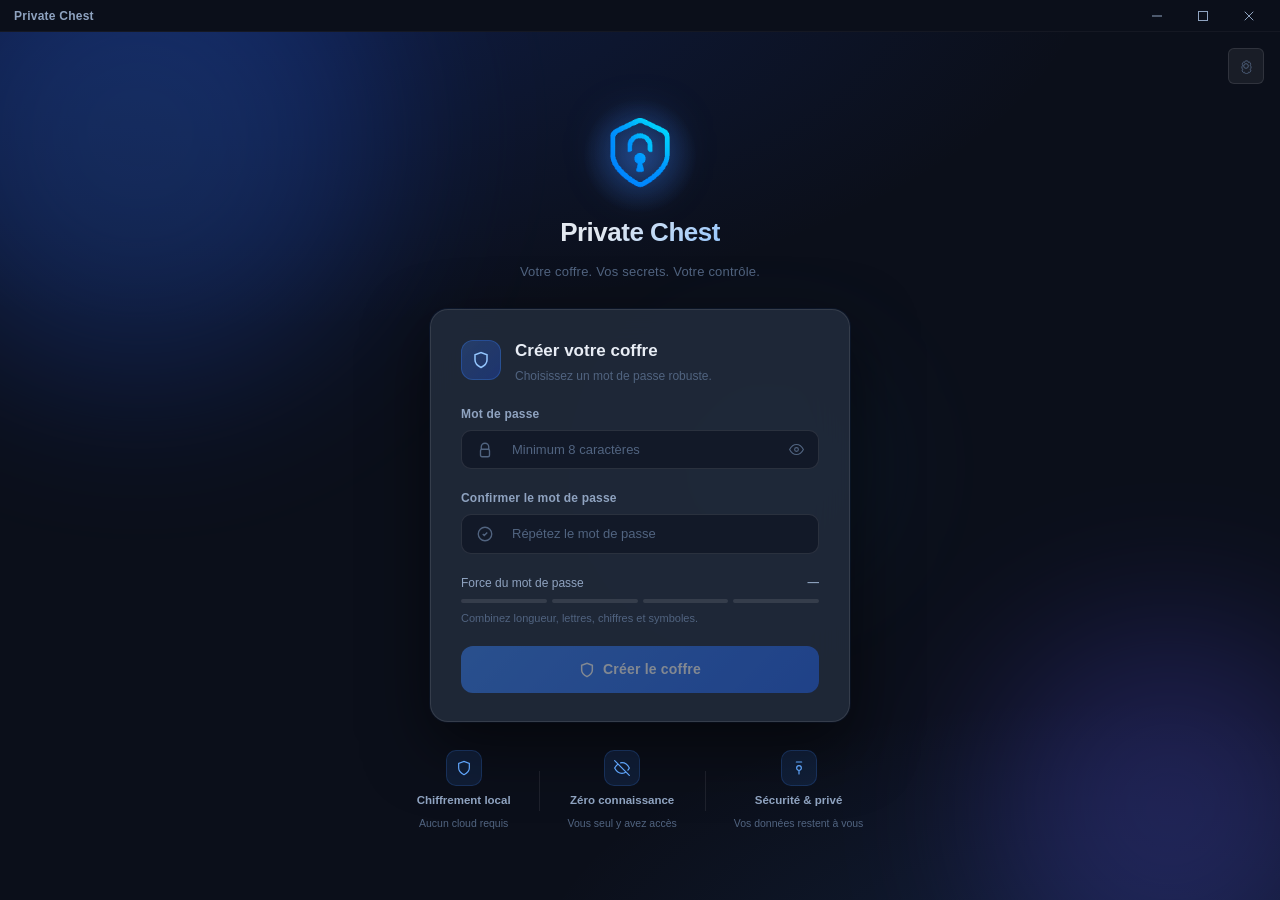
<file: apps/desktop/src/index.html>
<!doctype html>
<html lang="fr" data-theme="dark-premium">
  <head>
    <meta charset="UTF-8" />
    <meta name="viewport" content="width=device-width, initial-scale=1.0" />
    <title>PrivateChest</title>
    <link rel="stylesheet" href="./styles.css" />
  </head>
  <body>
    <!-- ══ BARRE DE TITRE CUSTOM ══════════════════════════════════ -->
    <div id="titlebar" data-tauri-drag-region>
      <span class="titlebar-title">Private Chest</span>
      <div class="titlebar-controls">
        <button id="tbMinBtn" class="tb-btn" aria-label="Réduire" title="Réduire">
          <svg viewBox="0 0 10 1"><rect width="10" height="1" fill="currentColor"/></svg>
        </button>
        <button id="tbMaxBtn" class="tb-btn" aria-label="Agrandir" title="Agrandir">
          <svg viewBox="0 0 10 10"><rect x=".5" y=".5" width="9" height="9" fill="none" stroke="currentColor"/></svg>
        </button>
        <button id="tbCloseBtn" class="tb-btn tb-close" aria-label="Fermer" title="Fermer">
          <svg viewBox="0 0 10 10"><line x1="1" y1="1" x2="9" y2="9" stroke="currentColor" stroke-linecap="round"/><line x1="9" y1="1" x2="1" y2="9" stroke="currentColor" stroke-linecap="round"/></svg>
        </button>
      </div>
    </div>

    <div class="ambient-layer" aria-hidden="true"></div>

    <main class="app-root">
      <section id="bootScreen" class="screen screen-center">
        <div class="panel loading-panel">
          <div class="spinner" aria-hidden="true"></div>
          <h1>PrivateChest</h1>
          <p id="bootMessage" class="text-muted">Initialisation sécurisée en cours…</p>
        </div>
      </section>

      <section id="authScreen" class="screen hidden">
        <!-- Orbs d'ambiance animés -->
        <div class="auth-bg" aria-hidden="true">
          <div class="auth-orb auth-orb-1"></div>
          <div class="auth-orb auth-orb-2"></div>
          <div class="auth-orb auth-orb-3"></div>
        </div>

        <!-- Bouton paramètres discret -->
        <button class="auth-gear-btn" type="button" aria-label="Paramètres" onclick="document.getElementById('shellScreen').classList.remove('hidden')">
          <svg viewBox="0 0 24 24" fill="none"><path d="M12 15.5A3.5 3.5 0 1 0 12 8.5a3.5 3.5 0 0 0 0 7Zm7.1-3.5-.83-.48a6.6 6.6 0 0 0-.12-1.02l.74-.62a.85.85 0 0 0 .2-1.08l-1.28-2.21a.85.85 0 0 0-1.03-.37l-.92.37c-.26-.2-.53-.38-.82-.53L14.84 5a.85.85 0 0 0-.85-.68h-2.56a.85.85 0 0 0-.84.68l-.2 1.05c-.29.15-.56.33-.82.53l-.92-.37a.85.85 0 0 0-1.03.37L6.34 8.8a.85.85 0 0 0 .2 1.08l.73.62a6.6 6.6 0 0 0-.12 1.02l-.83.48a.85.85 0 0 0-.43.74v2.56c0 .3.16.58.43.74l.83.48c.03.34.07.68.12 1.02l-.73.62a.85.85 0 0 0-.2 1.08l1.28 2.21c.21.36.62.51 1.03.37l.92-.37c.26.2.53.38.82.53l.2 1.05c.1.4.45.68.84.68h2.56c.4 0 .75-.28.85-.68l.2-1.05c.29-.15.56-.33.82-.53l.92.37c.41.14.82-.01 1.03-.37l1.28-2.21a.85.85 0 0 0-.2-1.08l-.73-.62c.05-.34.09-.68.12-1.02l.83-.48a.85.85 0 0 0 .43-.74v-2.56a.85.85 0 0 0-.43-.74Z" stroke="currentColor" stroke-width="1.4"/></svg>
        </button>

        <!-- Contenu centré -->
        <div class="auth-page">

          <!-- Hero -->
          <div class="auth-hero">
            <div class="auth-logo-wrap">
              <img src="./assets/logo-private-chest.png" alt="" class="auth-logo-img" />
            </div>
            <h1 class="auth-hero-title">Private Chest</h1>
            <p class="auth-hero-tagline">Votre coffre. Vos secrets. Votre contrôle.</p>
          </div>

          <!-- Notice -->
          <div id="authNotice" class="auth-notice hidden" role="status" aria-live="polite">
            <span id="authNoticeText" class="auth-notice-text"></span>
            <button id="authNoticeCloseBtn" type="button" class="auth-notice-close" aria-label="Fermer">
              <svg viewBox="0 0 24 24" fill="none"><path d="M6 6l12 12M18 6 6 18" stroke="currentColor" stroke-width="2" stroke-linecap="round"/></svg>
            </button>
          </div>

          <!-- ── Formulaire création ──────────────────────────── -->
          <form id="onboardingForm" class="auth-card hidden" novalidate>
            <div class="auth-card-header">
              <div class="auth-card-icon">
                <svg viewBox="0 0 24 24" fill="none"><path d="M12 22s8-4 8-10V5l-8-3-8 3v7c0 6 8 10 8 10Z" stroke="currentColor" stroke-width="2"/></svg>
              </div>
              <div>
                <h2>Créer votre coffre</h2>
                <p>Choisissez un mot de passe robuste.</p>
              </div>
            </div>

            <div class="auth-field">
              <label for="onboardingPassword" class="auth-label">Mot de passe</label>
              <div class="auth-input-wrap">
                <span class="auth-input-prefix" aria-hidden="true">
                  <svg viewBox="0 0 24 24" fill="none"><path d="M7 11V8a5 5 0 0 1 10 0v3m-9 0h8a2 2 0 0 1 2 2v6a2 2 0 0 1-2 2H8a2 2 0 0 1-2-2v-6a2 2 0 0 1 2-2Z" stroke="currentColor" stroke-width="1.8"/></svg>
                </span>
                <input id="onboardingPassword" type="password" autocomplete="new-password" placeholder="Minimum 8 caractères" required />
                <button id="onboardingToggleBtn" type="button" class="auth-eye-btn" aria-label="Afficher">
                  <svg viewBox="0 0 24 24" fill="none"><path d="M1 12s4-8 11-8 11 8 11 8-4 8-11 8-11-8-11-8Z" stroke="currentColor" stroke-width="1.8"/><circle cx="12" cy="12" r="3" stroke="currentColor" stroke-width="1.8"/></svg>
                </button>
              </div>
            </div>

            <div class="auth-field">
              <label for="onboardingConfirmPassword" class="auth-label">Confirmer le mot de passe</label>
              <div class="auth-input-wrap">
                <span class="auth-input-prefix" aria-hidden="true">
                  <svg viewBox="0 0 24 24" fill="none"><path d="M9 12l2 2 4-4m6 2a9 9 0 1 1-18 0 9 9 0 0 1 18 0Z" stroke="currentColor" stroke-width="1.8"/></svg>
                </span>
                <input id="onboardingConfirm" type="password" autocomplete="new-password" placeholder="Répétez le mot de passe" required />
              </div>
            </div>

            <!-- Barre de force -->
            <div class="strength-panel">
              <div class="strength-head">
                <span>Force du mot de passe</span>
                <strong id="strengthLabel">—</strong>
              </div>
              <div class="strength-segs" id="strengthBar" role="progressbar" aria-valuemin="0" aria-valuemax="4" aria-valuenow="0">
                <div class="strength-seg"></div>
                <div class="strength-seg"></div>
                <div class="strength-seg"></div>
                <div class="strength-seg"></div>
              </div>
              <p id="strengthHelp" class="auth-hint">Combinez longueur, lettres, chiffres et symboles.</p>
            </div>

            <p id="onboardingError" class="auth-error hidden"></p>

            <button id="onboardingSubmitBtn" type="submit" class="auth-btn-primary" disabled>
              <svg viewBox="0 0 24 24" fill="none"><path d="M12 22s8-4 8-10V5l-8-3-8 3v7c0 6 8 10 8 10Z" stroke="currentColor" stroke-width="2.2"/></svg>
              Créer le coffre
            </button>
          </form>

          <!-- ── Formulaire déverrouillage ───────────────────── -->
          <form id="unlockForm" class="auth-card hidden" novalidate>
            <div class="auth-card-header">
              <div class="auth-card-icon">
                <svg viewBox="0 0 24 24" fill="none"><path d="M7 11V8a5 5 0 0 1 10 0v3m-9 0h8a2 2 0 0 1 2 2v6a2 2 0 0 1-2 2H8a2 2 0 0 1-2-2v-6a2 2 0 0 1 2-2Z" stroke="currentColor" stroke-width="2"/></svg>
              </div>
              <div>
                <h2>Déverrouiller votre coffre</h2>
                <p id="authSubtitle">Le coffre est verrouillé. Entrez votre mot de passe.</p>
              </div>
            </div>

            <div class="auth-field">
              <label for="unlockPassword" class="auth-label">Mot de passe</label>
              <div class="auth-input-wrap">
                <span class="auth-input-prefix" aria-hidden="true">
                  <svg viewBox="0 0 24 24" fill="none"><path d="M7 11V8a5 5 0 0 1 10 0v3m-9 0h8a2 2 0 0 1 2 2v6a2 2 0 0 1-2 2H8a2 2 0 0 1-2-2v-6a2 2 0 0 1 2-2Z" stroke="currentColor" stroke-width="1.8"/></svg>
                </span>
                <input id="unlockPassword" type="password" autocomplete="current-password" placeholder="Mot de passe" required />
                <button id="unlockToggleBtn" type="button" class="auth-eye-btn" aria-label="Afficher">
                  <svg viewBox="0 0 24 24" fill="none"><path d="M1 12s4-8 11-8 11 8 11 8-4 8-11 8-11-8-11-8Z" stroke="currentColor" stroke-width="1.8"/><circle cx="12" cy="12" r="3" stroke="currentColor" stroke-width="1.8"/></svg>
                </button>
              </div>
            </div>

            <p id="unlockError" class="auth-error hidden"></p>

            <button id="unlockSubmitBtn" type="submit" class="auth-btn-primary">
              <svg viewBox="0 0 24 24" fill="none"><path d="M8 11V7a4 4 0 1 1 8 0m-4 4v2m-6-1h12a2 2 0 0 1 2 2v5a2 2 0 0 1-2 2H6a2 2 0 0 1-2-2v-5a2 2 0 0 1 2-2Z" stroke="currentColor" stroke-width="2"/></svg>
              Déverrouiller
            </button>
          </form>

          <!-- Strip features -->
          <div class="auth-features">
            <div class="auth-feature">
              <div class="auth-feature-icon">
                <svg viewBox="0 0 24 24" fill="none"><path d="M12 22s8-4 8-10V5l-8-3-8 3v7c0 6 8 10 8 10Z" stroke="currentColor" stroke-width="1.8"/></svg>
              </div>
              <strong>Chiffrement local</strong>
              <span>Aucun cloud requis</span>
            </div>
            <div class="auth-feature-divider"></div>
            <div class="auth-feature">
              <div class="auth-feature-icon">
                <svg viewBox="0 0 24 24" fill="none"><path d="M17.94 17.94A10.07 10.07 0 0 1 12 20c-7 0-11-8-11-8a18.45 18.45 0 0 1 5.06-5.94M9.9 4.24A9.12 9.12 0 0 1 12 4c7 0 11 8 11 8a18.5 18.5 0 0 1-2.16 3.19M1 1l22 22" stroke="currentColor" stroke-width="1.8" stroke-linecap="round"/></svg>
              </div>
              <strong>Zéro connaissance</strong>
              <span>Vous seul y avez accès</span>
            </div>
            <div class="auth-feature-divider"></div>
            <div class="auth-feature">
              <div class="auth-feature-icon">
                <svg viewBox="0 0 24 24" fill="none"><path d="M12 15.5A3.5 3.5 0 1 0 12 8.5a3.5 3.5 0 0 0 0 7Zm0 0V21M8 3h8" stroke="currentColor" stroke-width="1.8" stroke-linecap="round"/></svg>
              </div>
              <strong>Sécurité & privé</strong>
              <span>Vos données restent à vous</span>
            </div>
          </div>

        </div>
      </section>

      <section id="shellScreen" class="screen hidden">
        <div class="shell-layout">

          <!-- ══ SIDEBAR ════════════════════════════════════════ -->
          <aside class="sidebar">

            <!-- Brand -->
            <div class="sidebar-brand">
              <img src="./assets/logo-private-chest.png" alt="" class="sidebar-logo-img" />
              <span class="sidebar-brand-name">Private Chest</span>
            </div>

            <!-- Navigation principale -->
            <nav class="sidebar-nav" aria-label="Navigation principale">

              <button class="nav-item" type="button" data-view="overview">
                <span class="nav-icon-wrap" aria-hidden="true">
                  <svg viewBox="0 0 24 24" fill="none"><path d="M3 12l2-2m0 0l7-7 7 7M5 10v10a1 1 0 001 1h3m10-11l2 2m-2-2v10a1 1 0 01-1 1h-3m-6 0a1 1 0 001-1v-4a1 1 0 011-1h2a1 1 0 011 1v4a1 1 0 001 1m-6 0h6" stroke="currentColor" stroke-width="1.8" stroke-linecap="round" stroke-linejoin="round"/></svg>
                </span>
                <span class="nav-label">Accueil</span>
              </button>

              <button class="nav-item" type="button" data-view="passwords">
                <span class="nav-icon-wrap" aria-hidden="true">
                  <svg viewBox="0 0 24 24" fill="none"><path d="M21 2l-2 2m-7.61 7.61a5.5 5.5 0 1 1-7.778 7.778 5.5 5.5 0 0 1 7.777-7.777zm0 0L15.5 7.5m0 0l3 3L22 7l-3-3m-3.5 3.5L19 4" stroke="currentColor" stroke-width="1.8" stroke-linecap="round"/></svg>
                </span>
                <span class="nav-label">Identifiants</span>
                <span id="navCountAll" class="nav-badge">0</span>
              </button>

              <button class="nav-item" type="button" data-view="favorites">
                <span class="nav-icon-wrap" aria-hidden="true">
                  <svg viewBox="0 0 24 24" fill="none"><path d="M11.049 2.927c.3-.921 1.603-.921 1.902 0l1.519 4.674a1 1 0 00.95.69h4.915c.969 0 1.371 1.24.588 1.81l-3.976 2.888a1 1 0 00-.363 1.118l1.518 4.674c.3.922-.755 1.688-1.538 1.118l-3.976-2.888a1 1 0 00-1.176 0l-3.976 2.888c-.783.57-1.838-.197-1.538-1.118l1.518-4.674a1 1 0 00-.363-1.118l-3.976-2.888c-.784-.57-.38-1.81.588-1.81h4.914a1 1 0 00.951-.69l1.519-4.674z" stroke="currentColor" stroke-width="1.8"/></svg>
                </span>
                <span class="nav-label">Favoris</span>
                <span id="navCountFav" class="nav-badge">0</span>
              </button>

              <div class="nav-sep" aria-hidden="true"></div>

              <button class="nav-item" type="button" data-view="cards">
                <span class="nav-icon-wrap" aria-hidden="true">
                  <svg viewBox="0 0 24 24" fill="none"><rect x="2" y="5" width="20" height="14" rx="2" stroke="currentColor" stroke-width="1.8"/><path d="M2 10h20" stroke="currentColor" stroke-width="1.8"/></svg>
                </span>
                <span class="nav-label">Cartes bancaires</span>
                <span id="navCountCards" class="nav-badge">0</span>
              </button>

              <button class="nav-item" type="button" data-view="notes">
                <span class="nav-icon-wrap" aria-hidden="true">
                  <svg viewBox="0 0 24 24" fill="none"><path d="M9 12h6m-6 4h6m2 5H7a2 2 0 01-2-2V5a2 2 0 012-2h5.586a1 1 0 01.707.293l5.414 5.414a1 1 0 01.293.707V19a2 2 0 01-2 2z" stroke="currentColor" stroke-width="1.8"/></svg>
                </span>
                <span class="nav-label">Notes sécurisées</span>
                <span id="navCountNotes" class="nav-badge">0</span>
              </button>

              <button class="nav-item" type="button" data-view="documents">
                <span class="nav-icon-wrap" aria-hidden="true">
                  <svg viewBox="0 0 24 24" fill="none"><path d="M7 21h10a2 2 0 002-2V9.414a1 1 0 00-.293-.707l-5.414-5.414A1 1 0 0012.586 3H7a2 2 0 00-2 2v14a2 2 0 002 2z" stroke="currentColor" stroke-width="1.8"/></svg>
                </span>
                <span class="nav-label">Documents</span>
                <span id="navCountDocs" class="nav-badge">0</span>
              </button>

              <div class="nav-sep" aria-hidden="true"></div>

              <button class="nav-item" type="button" data-view="trash">
                <span class="nav-icon-wrap" aria-hidden="true">
                  <svg viewBox="0 0 24 24" fill="none"><path d="M19 7l-.867 12.142A2 2 0 0116.138 21H7.862a2 2 0 01-1.995-1.858L5 7m5 4v6m4-6v6m1-10V4a1 1 0 00-1-1h-4a1 1 0 00-1 1v3M4 7h16" stroke="currentColor" stroke-width="1.8" stroke-linecap="round"/></svg>
                </span>
                <span class="nav-label">Corbeille</span>
                <span id="navCountTrash" class="nav-badge">0</span>
              </button>

            </nav>

            <!-- Catégories dynamiques (extensibles) -->
            <div id="categoryList" class="sidebar-categories"></div>

            <!-- Paramètres — ancré au bas, hors nav principale -->
            <div class="sidebar-nav-bottom">
              <button class="nav-item" type="button" data-view="settings">
                <span class="nav-icon-wrap" aria-hidden="true">
                  <svg viewBox="0 0 24 24" fill="none"><path d="M10.325 4.317c.426-1.756 2.924-1.756 3.35 0a1.724 1.724 0 002.573 1.066c1.543-.94 3.31.826 2.37 2.37a1.724 1.724 0 001.065 2.572c1.756.426 1.756 2.924 0 3.35a1.724 1.724 0 00-1.066 2.573c.94 1.543-.826 3.31-2.37 2.37a1.724 1.724 0 00-2.572 1.065c-.426 1.756-2.924 1.756-3.35 0a1.724 1.724 0 00-2.573-1.066c-1.543.94-3.31-.826-2.37-2.37a1.724 1.724 0 00-1.065-2.572c-1.756-.426-1.756-2.924 0-3.35a1.724 1.724 0 001.066-2.573c-.94-1.543.826-3.31 2.37-2.37.996.608 2.296.07 2.572-1.065z" stroke="currentColor" stroke-width="1.8"/><circle cx="12" cy="12" r="3" stroke="currentColor" stroke-width="1.8"/></svg>
                </span>
                <span class="nav-label">Paramètres</span>
              </button>
            </div>

            <!-- Pied de barre latérale -->
            <div class="sidebar-footer">
              <div id="healthBadge" class="health-badge health-ok">
                <svg viewBox="0 0 24 24" fill="none"><path d="M9 12l2 2 4-4m5.618-4.016A11.955 11.955 0 0112 2.944a11.955 11.955 0 01-8.618 3.04A12.02 12.02 0 003 9c0 5.591 3.824 10.29 9 11.622 5.176-1.332 9-6.03 9-11.622 0-1.042-.133-2.052-.382-3.016z" stroke="currentColor" stroke-width="1.8" stroke-linecap="round" stroke-linejoin="round"/></svg>
                <div>
                  <strong id="healthLabel">Coffre déverrouillé</strong>
                  <span>Synchronisé localement</span>
                </div>
              </div>
              <div id="sessionTimerWrap" class="session-timer hidden">
                <svg viewBox="0 0 24 24" fill="none"><circle cx="12" cy="12" r="10" stroke="currentColor" stroke-width="1.8"/><path d="M12 6v6l4 2" stroke="currentColor" stroke-width="1.8" stroke-linecap="round"/></svg>
                <span>Verrouillage dans <strong id="sessionTimerLabel">5:00</strong></span>
              </div>
              <button id="lockBtn" type="button" class="sidebar-lock-btn">
                <svg viewBox="0 0 24 24" fill="none"><path d="M7 11V8a5 5 0 0110 0v3m-9 0h8a2 2 0 012 2v6a2 2 0 01-2 2H8a2 2 0 01-2-2v-6a2 2 0 012-2z" stroke="currentColor" stroke-width="1.8"/></svg>
                Verrouiller
              </button>
            </div>

          </aside>

          <!-- ══ WORKSPACE ══════════════════════════════════════ -->
          <section class="workspace">

            <!-- Topbar -->
            <header class="workspace-top">
              <div class="topbar-brand">
                <img src="./assets/logo-private-chest.png" alt="" class="topbar-logo" />
                <span class="topbar-brand-name">Private Chest</span>
              </div>
              <div class="search-wrap">
                <span class="search-icon" aria-hidden="true">
                  <svg viewBox="0 0 24 24" fill="none"><path d="m21 21-4.2-4.2M10.8 18a7.2 7.2 0 100-14.4 7.2 7.2 0 000 14.4z" stroke="currentColor" stroke-width="1.8" stroke-linecap="round"/></svg>
                </span>
                <input id="searchInput" type="search" placeholder="Rechercher…" aria-label="Rechercher des entrées" />
                <span class="search-kbd" aria-hidden="true">Ctrl K</span>
                <button id="clearSearchBtn" type="button" class="btn ghost small hidden" aria-label="Effacer">✕</button>
              </div>
              <div class="workspace-actions">
                <button id="newEntryBtn" type="button" class="btn primary topbar-add-btn" aria-label="Nouvelle entrée">
                  <svg viewBox="0 0 24 24" fill="none"><path d="M12 5v14M5 12h14" stroke="currentColor" stroke-width="2.2" stroke-linecap="round"/></svg>
                </button>
                <button type="button" class="nav-item topbar-settings-btn" data-view="settings" aria-label="Paramètres">
                  <svg viewBox="0 0 24 24" fill="none"><path d="M10.325 4.317c.426-1.756 2.924-1.756 3.35 0a1.724 1.724 0 002.573 1.066c1.543-.94 3.31.826 2.37 2.37a1.724 1.724 0 001.065 2.572c1.756.426 1.756 2.924 0 3.35a1.724 1.724 0 00-1.066 2.573c.94 1.543-.826 3.31-2.37 2.37a1.724 1.724 0 00-2.572 1.065c-.426 1.756-2.924 1.756-3.35 0a1.724 1.724 0 00-2.573-1.066c-1.543.94-3.31-.826-2.37-2.37a1.724 1.724 0 00-1.065-2.572c-1.756-.426-1.756-2.924 0-3.35a1.724 1.724 0 001.066-2.573c-.94-1.543.826-3.31 2.37-2.37.996.608 2.296.07 2.572-1.065z" stroke="currentColor" stroke-width="1.8"/><circle cx="12" cy="12" r="3" stroke="currentColor" stroke-width="1.8"/></svg>
                </button>
              </div>
            </header>

            <!-- Zone de contenu principale -->
            <div class="shell-content">

              <!-- Liste des entrées (mots de passe / favoris) -->
              <aside id="listPanel" class="list-panel hidden">
                <header class="list-panel-head">
                  <h3 id="listTitle">Identifiants</h3>
                  <span id="listCount" class="count-pill">0</span>
                </header>
                <div id="entriesContainer" class="entries-list"></div>
              </aside>

              <!-- Panneau principal -->
              <div class="detail-main">

                <!-- ── VUE ACCUEIL ────────────────────────── -->
                <section id="overviewView" class="detail-section">
                  <div class="ov-greeting">
                    <div>
                      <h2 class="ov-title">Bonjour !</h2>
                      <p class="ov-sub">Voici un aperçu de votre coffre.</p>
                    </div>
                    <button id="newEntryBtnOv" type="button" class="btn primary" aria-label="Nouvelle entrée">
                      <svg viewBox="0 0 24 24" fill="none"><path d="M12 5v14M5 12h14" stroke="currentColor" stroke-width="2" stroke-linecap="round"/></svg>
                      Nouvelle entrée
                    </button>
                  </div>

                  <div class="ov-cards">
                    <button class="ov-card ov-card--active" type="button" data-view="passwords">
                      <div class="ov-card-icon ov-icon-key" aria-hidden="true">
                        <svg viewBox="0 0 24 24" fill="none"><path d="M21 2l-2 2m-7.61 7.61a5.5 5.5 0 1 1-7.778 7.778 5.5 5.5 0 0 1 7.777-7.777zm0 0L15.5 7.5m0 0l3 3L22 7l-3-3m-3.5 3.5L19 4" stroke="currentColor" stroke-width="1.8" stroke-linecap="round"/></svg>
                      </div>
                      <span class="ov-card-label">Identifiants</span>
                      <strong id="ovTotal" class="ov-card-value">—</strong>
                    </button>
                    <div class="ov-card ov-card--soon">
                      <div class="ov-card-icon ov-icon-card" aria-hidden="true">
                        <svg viewBox="0 0 24 24" fill="none"><rect x="2" y="5" width="20" height="14" rx="2" stroke="currentColor" stroke-width="1.8"/><path d="M2 10h20" stroke="currentColor" stroke-width="1.8"/></svg>
                      </div>
                      <span class="ov-card-label">Cartes</span>
                      <strong class="ov-card-value">—</strong>
                    </div>
                    <button class="ov-card ov-card--active" type="button" data-view="notes">
                      <div class="ov-card-icon ov-icon-notes" aria-hidden="true">
                        <svg viewBox="0 0 24 24" fill="none"><path d="M9 12h6m-6 4h6m2 5H7a2 2 0 01-2-2V5a2 2 0 012-2h5.586a1 1 0 01.707.293l5.414 5.414a1 1 0 01.293.707V19a2 2 0 01-2 2z" stroke="currentColor" stroke-width="1.8"/></svg>
                      </div>
                      <span class="ov-card-label">Notes</span>
                      <strong id="ovNotes" class="ov-card-value">—</strong>
                    </button>
                    <div class="ov-card ov-card--soon">
                      <div class="ov-card-icon ov-icon-docs" aria-hidden="true">
                        <svg viewBox="0 0 24 24" fill="none"><path d="M7 21h10a2 2 0 002-2V9.414a1 1 0 00-.293-.707l-5.414-5.414A1 1 0 0012.586 3H7a2 2 0 00-2 2v14a2 2 0 002 2z" stroke="currentColor" stroke-width="1.8"/></svg>
                      </div>
                      <span class="ov-card-label">Documents</span>
                      <strong class="ov-card-value">—</strong>
                    </div>
                  </div>

                  <div id="secAlerts" class="sec-alerts hidden"></div>

                  <div class="ov-recent-panel">
                    <div class="ov-recent-head">
                      <h3>Derniers éléments</h3>
                      <button id="goToPasswordsBtn" type="button" class="btn ghost small">Voir tous les éléments ›</button>
                    </div>
                    <div id="overviewRecentList" class="ov-recent-list"></div>
                  </div>
                </section>

                <!-- ── ÉTAT VIDE ──────────────────────────── -->
                <div id="emptyState" class="detail-section hidden">
                  <div class="empty-state-wrap">
                    <div class="empty-state-icon" aria-hidden="true">
                      <svg viewBox="0 0 64 64" fill="none"><rect x="8" y="18" width="48" height="34" rx="4" stroke="currentColor" stroke-width="2.5" opacity=".3"/><path d="M22 18V15a10 10 0 0120 0v3" stroke="currentColor" stroke-width="2.5" stroke-linecap="round" opacity=".5"/><circle cx="32" cy="35" r="4" stroke="currentColor" stroke-width="2.5" opacity=".6"/></svg>
                    </div>
                    <h3>Aucune entrée sélectionnée</h3>
                    <p>Sélectionnez un élément dans la liste ou créez un nouveau mot de passe.</p>
                    <button id="emptyNewBtn" type="button" class="btn primary">Créer une entrée</button>
                  </div>
                </div>

                <!-- ── DÉTAIL ENTRÉE ──────────────────────── -->
                <div id="entryDetail" class="detail-section hidden">
                  <header class="entry-detail-head">
                    <div class="entry-detail-meta">
                      <div id="detailAvatar" class="detail-avatar av-0">A</div>
                      <div>
                        <h3 id="detailTitle">—</h3>
                        <a id="detailUrlLink" class="detail-url text-muted" href="#" target="_blank" rel="noopener noreferrer"></a>
                      </div>
                    </div>
                    <div class="entry-detail-actions">
                      <button id="detailFavBtn" type="button" class="btn ghost icon-only" title="Favoris">
                        <svg id="detailFavIconSvg" viewBox="0 0 24 24" fill="none" stroke="currentColor" stroke-width="1.8"><path d="M11.049 2.927c.3-.921 1.603-.921 1.902 0l1.519 4.674a1 1 0 00.95.69h4.915c.969 0 1.371 1.24.588 1.81l-3.976 2.888a1 1 0 00-.363 1.118l1.518 4.674c.3.922-.755 1.688-1.538 1.118l-3.976-2.888a1 1 0 00-1.176 0l-3.976 2.888c-.783.57-1.838-.197-1.538-1.118l1.518-4.674a1 1 0 00-.363-1.118l-3.976-2.888c-.784-.57-.38-1.81.588-1.81h4.914a1 1 0 00.951-.69l1.519-4.674z"/></svg>
                      </button>
                      <button id="detailEditBtn" type="button" class="btn outline small">Modifier</button>
                      <button id="detailDeleteBtn" type="button" class="btn danger small">Supprimer</button>
                    </div>
                  </header>

                  <div class="entry-fields">
                    <div id="detailLoginRows">
                    <div class="entry-field">
                      <span class="entry-field-label">Identifiant</span>
                      <div class="entry-field-row">
                        <span id="detailUsername" class="entry-field-value">—</span>
                        <button id="copyUsernameBtn" type="button" class="btn ghost small">Copier</button>
                      </div>
                    </div>

                    <div class="entry-field">
                      <span class="entry-field-label">Mot de passe</span>
                      <div class="entry-field-row">
                        <span id="detailPassword" class="entry-field-value password-hidden mono">••••••••••••</span>
                        <button id="revealBtn" type="button" class="btn ghost small">Afficher</button>
                        <button id="copyPasswordBtn" type="button" class="btn ghost small">Copier</button>
                      </div>
                      <div class="strength-inline-row">
                        <div id="detailStrengthDots" class="strength-dots"></div>
                        <span id="detailStrengthLabel" class="text-muted"></span>
                      </div>
                    </div>

                    <div id="urlFieldRow" class="entry-field hidden">
                      <span class="entry-field-label">Site Web</span>
                      <a id="detailSiteUrl" class="entry-field-value detail-url" href="#" target="_blank" rel="noopener noreferrer">—</a>
                    </div>
                    </div><!-- /detailLoginRows -->

                    <div class="entry-fields-2col">
                      <div class="entry-field">
                        <span class="entry-field-label">Catégorie</span>
                        <span id="detailCategoryChip" class="meta-chip">—</span>
                      </div>
                      <div class="entry-field">
                        <span class="entry-field-label">Dernière utilisation</span>
                        <span id="detailLastUsed" class="text-muted">—</span>
                      </div>
                    </div>

                    <div class="entry-field">
                      <span class="entry-field-label">Notes</span>
                      <p id="detailNotes" class="notes-text">—</p>
                    </div>

                    <div id="totpRow" class="entry-field hidden">
                      <span class="entry-field-label">Code 2FA (TOTP)</span>
                      <div class="totp-display">
                        <span id="totpCode" class="totp-code">——————</span>
                        <div class="totp-timer-wrap">
                          <svg class="totp-ring" viewBox="0 0 32 32">
                            <circle class="totp-ring-bg" cx="16" cy="16" r="13"/>
                            <circle id="totpRingArc" class="totp-ring-arc" cx="16" cy="16" r="13"/>
                          </svg>
                          <span id="totpCountdown" class="totp-countdown">30</span>
                        </div>
                        <button id="copyTotpBtn" type="button" class="btn ghost small">Copier</button>
                        <button id="removeTotpBtn" type="button" class="btn danger small">Supprimer 2FA</button>
                      </div>
                    </div>

                    <!-- ── FICHIERS JOINTS ──────────────────────── -->
                    <div id="attachmentsSection" class="entry-field hidden">
                      <div class="attach-header">
                        <span class="entry-field-label">Fichiers joints</span>
                        <label for="attachFileInput" class="btn ghost small attach-add-btn" title="Joindre un fichier">
                          <svg viewBox="0 0 24 24" fill="none" style="width:13px;height:13px;margin-right:4px;"><path d="M12 5v14M5 12h14" stroke="currentColor" stroke-width="2" stroke-linecap="round"/></svg>
                          Joindre
                        </label>
                        <input id="attachFileInput" type="file" multiple style="display:none;" />
                      </div>
                      <div id="attachmentsList" class="attachments-list">
                        <!-- rendu dynamique -->
                      </div>
                      <div id="attachDropzone" class="attach-dropzone hidden">
                        <svg viewBox="0 0 24 24" fill="none" style="width:28px;height:28px;color:var(--text-muted)"><path d="M4 16v1a3 3 0 003 3h10a3 3 0 003-3v-1M16 12l-4-4m0 0l-4 4m4-4v12" stroke="currentColor" stroke-width="1.6" stroke-linecap="round" stroke-linejoin="round"/></svg>
                        <span class="attach-drop-hint">Glisser un fichier ici</span>
                      </div>
                    </div>
                  </div>
                </div>

                <!-- ── GÉNÉRATEUR ─────────────────────────── -->
                <section id="generatorView" class="detail-section hidden">
                  <div class="section-header">
                    <h2>Générateur de mot de passe</h2>
                    <p class="text-muted">Générez des mots de passe aléatoires et sécurisés.</p>
                  </div>
                  <div class="gen-card">
                    <div class="gen-mode-bar">
                      <button id="genModePassword" type="button" class="gen-mode-btn active">Mot de passe</button>
                      <button id="genModePassphrase" type="button" class="gen-mode-btn">Phrase secrète</button>
                    </div>
                    <div class="gen-output-wrap">
                      <input id="generatorOutput" type="text" class="gen-output mono" readonly placeholder="Cliquez sur Générer…" aria-label="Mot de passe généré" />
                      <button id="copyGeneratedBtn" type="button" class="btn outline" disabled>Copier</button>
                    </div>
                    <div id="passwordOpts" class="gen-options">
                      <div class="gen-length-row">
                        <label for="genLength" class="field-label">Longueur : <strong id="genLengthLabel">20</strong></label>
                        <input id="genLength" type="range" min="8" max="64" value="20" />
                      </div>
                      <div class="gen-checkboxes">
                        <label class="check-opt"><input id="genLower" type="checkbox" checked /> Minuscules (a–z)</label>
                        <label class="check-opt"><input id="genUpper" type="checkbox" checked /> Majuscules (A–Z)</label>
                        <label class="check-opt"><input id="genDigits" type="checkbox" checked /> Chiffres (0–9)</label>
                        <label class="check-opt"><input id="genSymbols" type="checkbox" checked /> Symboles (!@#…)</label>
                        <label class="check-opt"><input id="genNoAmbig" type="checkbox" /> Exclure ambigus (0Ol1I)</label>
                      </div>
                    </div>
                    <div id="passphraseOpts" class="passphrase-opts hidden">
                      <div class="gen-length-row">
                        <label for="ppWordCount" class="field-label">Nombre de mots : <strong id="ppWordCountLabel">4</strong></label>
                        <input id="ppWordCount" type="range" min="3" max="7" value="4" />
                      </div>
                      <label class="field-label" for="ppSep">Séparateur</label>
                      <select id="ppSep">
                        <option value="-">Tiret  ( - )</option>
                        <option value=" ">Espace</option>
                        <option value="_">Underscore  ( _ )</option>
                        <option value=".">Point  ( . )</option>
                      </select>
                      <label class="check-opt"><input id="ppCapitalize" type="checkbox" checked /> Majuscule au début de chaque mot</label>
                      <label class="check-opt"><input id="ppNumber" type="checkbox" /> Ajouter un chiffre à la fin</label>
                    </div>
                    <button id="generateBtn" type="button" class="btn primary wide">Générer</button>
                  </div>
                </section>

                <!-- ── PARAMÈTRES ─────────────────────────── -->
                <section id="settingsView" class="detail-section hidden">
                  <div class="section-header">
                    <h2>Paramètres</h2>
                  </div>

                  <div class="settings-group">
                    <h3>Thème visuel</h3>
                    <div id="themeOptions" class="theme-grid"></div>
                  </div>

                  <div class="settings-group">
                    <h3>Sécurité de session</h3>
                    <div class="settings-row">
                      <label class="field-label" for="autoLockSlider">Verrouillage auto : <strong id="autoLockDisplay">5</strong> min</label>
                      <input id="autoLockSlider" type="range" min="1" max="60" value="5" />
                    </div>
                    <div class="settings-row">
                      <label class="field-label" for="clipClearSlider">Effacement presse-papiers : <strong id="clipClearDisplay">20</strong> s</label>
                      <input id="clipClearSlider" type="range" min="5" max="120" value="20" />
                    </div>
                    <button id="saveSettingsBtn" type="button" class="btn primary">Enregistrer</button>
                  </div>

                  <div class="settings-group">
                    <h3>Changer le mot de passe</h3>
                    <label class="field-label" for="currentPwdInput">Mot de passe actuel</label>
                    <input id="currentPwdInput" type="password" autocomplete="current-password" placeholder="Votre mot de passe actuel" />
                    <label class="field-label" for="newPwdInput">Nouveau mot de passe</label>
                    <input id="newPwdInput" type="password" autocomplete="new-password" />
                    <div class="strength-segs" id="newPwdStrengthBar" role="progressbar" aria-valuemin="0" aria-valuemax="4" aria-valuenow="0">
                      <div class="strength-seg"></div>
                      <div class="strength-seg"></div>
                      <div class="strength-seg"></div>
                      <div class="strength-seg"></div>
                    </div>
                    <span id="newPwdStrengthLabel" class="strength-score-label"></span>
                    <label class="field-label" for="newPwdConfirmInput">Confirmer le nouveau mot de passe</label>
                    <input id="newPwdConfirmInput" type="password" autocomplete="new-password" placeholder="Répétez le nouveau mot de passe" />
                    <p id="changePwdError" class="inline-error hidden"></p>
                    <button id="changePasswordBtn" type="button" class="btn primary">Changer le mot de passe</button>
                  </div>

                  <div class="settings-group">
                    <h3>Indice de déverrouillage</h3>
                    <p class="text-muted settings-hint-desc">Un <strong>indice affiché sur l'écran de déverrouillage</strong> pour vous aider à retrouver votre mot de passe si vous l'oubliez. Il est stocké localement sur votre appareil et n'est jamais partagé. <strong>N'y écrivez jamais le mot de passe lui-même.</strong> Ex : <em>«&nbsp;Ville natale + année du bac&nbsp;»</em>.</p>
                    <input id="hintInput" type="text" placeholder="Votre indice…" />
                    <button id="saveHintBtn" type="button" class="btn outline">Enregistrer l'indice</button>
                  </div>

                  <div class="settings-group">
                    <h3>Sauvegarde du coffre</h3>
                    <p class="text-muted">Créer une sauvegarde locale chiffrée du coffre.</p>
                    <button id="backupBtn" type="button" class="btn outline">Créer une sauvegarde</button>
                  </div>

                  <div class="settings-group">
                    <h3>Exporter les entrées</h3>
                    <p class="text-muted">Exporter toutes vos entrées (titre, identifiant, URL, notes) au format CSV. <strong>Les mots de passe sont inclus en clair — à manipuler avec précaution.</strong></p>
                    <button id="exportBtn" type="button" class="btn outline">Exporter en CSV</button>
                  </div>

                  <div class="settings-group">
                    <h3>Importer des entrées</h3>
                    <p class="text-muted">Importer depuis <strong>Bitwarden</strong> (JSON), <strong>1Password</strong> (CSV) ou <strong>Proton Pass</strong> (JSON). Les doublons seront ajoutés tels quels.</p>
                    <button id="importBtn" type="button" class="btn outline">Importer un coffre…</button>
                    <p id="importStatus" class="text-muted hidden" style="margin-top:8px;font-size:12px;"></p>
                  </div>
                </section>

                <!-- ── VUE CARTES BANCAIRES ─────────────────────── -->
                <section id="cardsView" class="detail-section hidden">
                  <!-- Écran de vérification d'identité -->
                  <div id="cardsAuthGate" class="cards-auth-gate">
                    <div class="cards-auth-box">
                      <div class="cards-auth-icon" aria-hidden="true">
                        <svg viewBox="0 0 24 24" fill="none"><rect x="2" y="5" width="20" height="14" rx="2" stroke="currentColor" stroke-width="1.8"/><path d="M2 10h20" stroke="currentColor" stroke-width="1.8"/></svg>
                      </div>
                      <h2 class="cards-auth-title">Cartes bancaires</h2>
                      <p class="cards-auth-desc">Confirmez votre identité pour accéder à vos cartes.</p>
                      <div class="cards-auth-field">
                        <input id="cardsAuthPassword" type="password" placeholder="Mot de passe principal" class="cards-auth-input" autocomplete="current-password" />
                      </div>
                      <p id="cardsAuthError" class="inline-error hidden" style="text-align:center;"></p>
                      <button id="cardsAuthSubmit" type="button" class="btn primary" style="width:100%;justify-content:center;margin-top:4px;">Confirmer</button>
                    </div>
                  </div>
                  <!-- Contenu cartes (masqué jusqu'à auth) -->
                  <div id="cardsContent" class="hidden">
                    <div class="cards-header">
                      <h2 class="cards-title">Cartes bancaires</h2>
                      <div style="display:flex;gap:8px;align-items:center;">
                        <button id="cardsLockBtn" type="button" class="btn ghost small" title="Verrouiller les cartes">
                          <svg viewBox="0 0 24 24" fill="none" style="width:14px;height:14px;"><rect x="3" y="11" width="18" height="11" rx="2" stroke="currentColor" stroke-width="1.8"/><path d="M7 11V7a5 5 0 0110 0v4" stroke="currentColor" stroke-width="1.8" stroke-linecap="round"/></svg>
                        </button>
                        <button id="addCardBtn" type="button" class="btn primary small">+ Ajouter une carte</button>
                      </div>
                    </div>
                    <div id="cardsGrid" class="cards-grid"></div>
                    <div id="cardsEmpty" class="empty-panel hidden">
                      <p>Aucune carte enregistrée.</p>
                      <button type="button" class="btn outline" id="addCardEmptyBtn">Ajouter votre première carte</button>
                    </div>
                  </div>
                </section>

                <!-- ── VUE DOCUMENTS ────────────────────────────── -->
                <section id="documentsView" class="detail-section hidden">
                  <div class="docs-header">
                    <div class="docs-header-top">
                      <h2 class="docs-title">Documents chiffrés</h2>
                      <span id="docsCountLabel" class="docs-count-label">0 fichier</span>
                    </div>
                    <div class="docs-search-row">
                      <div class="search-wrap docs-search-wrap">
                        <svg class="search-icon" viewBox="0 0 24 24" fill="none"><circle cx="11" cy="11" r="8" stroke="currentColor" stroke-width="1.8"/><path d="M21 21l-4.35-4.35" stroke="currentColor" stroke-width="1.8" stroke-linecap="round"/></svg>
                        <input id="docsSearch" type="search" class="search-input" placeholder="Rechercher un fichier…" autocomplete="off" />
                      </div>
                    </div>
                  </div>
                  <div id="docsList" class="docs-list">
                    <!-- rendu dynamique -->
                  </div>
                  <div id="docsEmpty" class="empty-panel hidden">
                    <svg viewBox="0 0 48 48" fill="none" style="width:48px;height:48px;opacity:.35;margin-bottom:12px"><path d="M28 4H12a4 4 0 00-4 4v32a4 4 0 004 4h24a4 4 0 004-4V20L28 4z" stroke="currentColor" stroke-width="2"/><path d="M28 4v16h16" stroke="currentColor" stroke-width="2" stroke-linecap="round"/></svg>
                    <p>Aucun fichier joint dans ce coffre.</p>
                    <p class="text-muted" style="font-size:12px;margin-top:4px;">Ouvrez une entrée et utilisez la section « Fichiers joints » pour ajouter des documents.</p>
                  </div>
                </section>

                <!-- ── VUE CORBEILLE ────────────────────────────── -->
                <section id="trashView" class="detail-section hidden">
                  <div class="trash-header">
                    <h2 class="trash-title">Corbeille</h2>
                    <button id="emptyTrashBtn" type="button" class="btn danger small hidden">Vider la corbeille</button>
                  </div>
                  <div id="trashList" class="trash-list">
                    <!-- rendu dynamique -->
                  </div>
                  <div id="trashEmpty" class="empty-panel hidden">
                    <p>La corbeille est vide.</p>
                  </div>
                </section>

              </div><!-- /detail-main -->
            </div><!-- /shell-content -->
          </section><!-- /workspace -->
        </div><!-- /shell-layout -->
      </section>

    </main>

    <!-- ══ MODALE — ENTRÉE ═══════════════════════════════════════ -->
    <div id="entryModal" class="modal hidden" aria-hidden="true">
      <div class="modal-overlay" data-modal-close></div>
      <div class="modal-dialog" role="dialog" aria-modal="true" aria-labelledby="entryModalTitle">
        <header class="modal-head">
          <h3 id="entryModalTitle">Créer une entrée</h3>
          <button id="entryModalCloseBtn" type="button" class="btn ghost icon-only" aria-label="Fermer">
            <svg viewBox="0 0 24 24" fill="none"><path d="M6 6l12 12M18 6 6 18" stroke="currentColor" stroke-width="1.8" stroke-linecap="round"/></svg>
          </button>
        </header>

        <form id="entryForm" class="modal-form" novalidate>
          <div id="formKindRow" class="form-kind-row">
            <button id="formKindLogin" type="button" class="form-kind-btn active" data-kind="login">
              <svg viewBox="0 0 24 24" fill="none"><path d="M21 2l-2 2m-7.61 7.61a5.5 5.5 0 1 1-7.778 7.778 5.5 5.5 0 0 1 7.777-7.777zm0 0L15.5 7.5m0 0l3 3L22 7l-3-3m-3.5 3.5L19 4" stroke="currentColor" stroke-width="1.8" stroke-linecap="round"/></svg>
              Identifiant
            </button>
            <button id="formKindNote" type="button" class="form-kind-btn" data-kind="secure_note">
              <svg viewBox="0 0 24 24" fill="none"><path d="M9 12h6m-6 4h6m2 5H7a2 2 0 01-2-2V5a2 2 0 012-2h5.586a1 1 0 01.707.293l5.414 5.414a1 1 0 01.293.707V19a2 2 0 01-2 2z" stroke="currentColor" stroke-width="1.8"/></svg>
              Note sécurisée
            </button>
          </div>

          <label for="formTitle" class="field-label">Titre</label>
          <input id="formTitle" type="text" required />

          <div id="formLoginFields">
          <label for="formUsername" class="field-label">Identifiant</label>
          <input id="formUsername" type="text" autocomplete="username" />

          <label for="formPassword" class="field-label">Mot de passe</label>
          <div class="field-with-button">
            <input id="formPassword" type="password" autocomplete="new-password" />
            <button id="formTogglePwd" type="button" class="btn ghost small">Afficher</button>
            <button id="formGenerateBtn" type="button" class="btn outline small">Générer</button>
          </div>
          <p id="formPasswordHelp" class="text-muted hidden">Laisser vide pour conserver le mot de passe actuel.</p>

          <label for="formUrl" class="field-label">URL du site</label>
          <input id="formUrl" type="url" placeholder="https://exemple.com/login" />
          </div><!-- /formLoginFields -->

          <label for="formCategory" class="field-label">Catégorie</label>
          <input id="formCategory" type="text" value="general" />

          <label for="formNotes" class="field-label">Notes</label>
          <textarea id="formNotes" rows="3"></textarea>

          <label for="formTotpSecret" class="field-label">Secret TOTP / 2FA <span class="field-optional">(optionnel)</span></label>
          <div class="field-with-button">
            <input id="formTotpSecret" type="password" placeholder="JBSWY3DPEHPK3PXP ou otpauth://…" autocomplete="one-time-code" />
            <button id="formToggleTotp" type="button" class="btn ghost small">Voir</button>
            <button id="formClearTotp" type="button" class="btn danger small" title="Supprimer le 2FA">Suppr.</button>
          </div>

          <label class="check-opt">
            <input id="formFavorite" type="checkbox" />
            Ajouter aux favoris
          </label>

          <p id="formError" class="inline-error hidden"></p>

          <footer class="modal-actions">
            <button id="entryModalCancelBtn" type="button" class="btn ghost">Annuler</button>
            <button id="entryModalSubmitBtn" type="submit" class="btn primary">Enregistrer</button>
          </footer>
        </form>
      </div>
    </div>

    <!-- ══ MODALE — CARTE BANCAIRE ══════════════════════════════ -->
    <div id="cardModal" class="modal hidden" aria-hidden="true">
      <div class="modal-overlay" data-card-modal-close></div>
      <div class="modal-dialog" role="dialog" aria-modal="true" aria-labelledby="cardModalTitle">
        <header class="modal-head">
          <h3 id="cardModalTitle">Ajouter une carte</h3>
          <button id="cardModalCloseBtn" type="button" class="btn ghost icon-only" aria-label="Fermer">
            <svg viewBox="0 0 24 24" fill="none"><path d="M6 6l12 12M18 6 6 18" stroke="currentColor" stroke-width="1.8" stroke-linecap="round"/></svg>
          </button>
        </header>
        <form id="cardForm" class="modal-form" novalidate>
          <label for="cardFormTitle" class="field-label">Nom de la carte</label>
          <input id="cardFormTitle" type="text" placeholder="Ex : Visa Pro" required />

          <label for="cardFormHolder" class="field-label">Titulaire</label>
          <input id="cardFormHolder" type="text" placeholder="JEAN DUPONT" />

          <label for="cardFormNumber" class="field-label">Numéro de carte</label>
          <div class="field-with-button">
            <input id="cardFormNumber" type="text" inputmode="numeric" maxlength="23" placeholder="•••• •••• •••• ••••" required />
            <button id="cardFormToggleNum" type="button" class="btn ghost small">Afficher</button>
          </div>

          <div class="card-form-row">
            <div>
              <label for="cardFormExpiry" class="field-label">Expiration</label>
              <input id="cardFormExpiry" type="text" maxlength="5" placeholder="MM/AA" />
            </div>
            <div>
              <label for="cardFormCvv" class="field-label">CVV</label>
              <div class="field-with-button">
                <input id="cardFormCvv" type="password" maxlength="4" placeholder="•••" />
                <button id="cardFormToggleCvv" type="button" class="btn ghost small">Voir</button>
              </div>
            </div>
            <div>
              <label for="cardFormNetwork" class="field-label">Réseau</label>
              <select id="cardFormNetwork">
                <option value="visa">Visa</option>
                <option value="mastercard">Mastercard</option>
                <option value="amex">Amex</option>
                <option value="cb">CB</option>
                <option value="other">Autre</option>
              </select>
            </div>
          </div>

          <label for="cardFormNotes" class="field-label">Notes</label>
          <textarea id="cardFormNotes" rows="2"></textarea>

          <p id="cardFormError" class="inline-error hidden"></p>
          <footer class="modal-actions">
            <button id="cardModalCancelBtn" type="button" class="btn ghost">Annuler</button>
            <button id="cardModalSubmitBtn" type="submit" class="btn primary">Enregistrer</button>
          </footer>
        </form>
      </div>
    </div>

    <!-- ══ MODALE — SUPPRESSION ══════════════════════════════════ -->
    <div id="deleteModal" class="modal hidden" aria-hidden="true">
      <div class="modal-overlay" data-delete-close></div>
      <div class="modal-dialog modal-confirm" role="dialog" aria-modal="true" aria-labelledby="deleteConfirmTitle">
        <header class="modal-head">
          <h3 id="deleteConfirmTitle">Supprimer l'entrée</h3>
          <button id="deleteModalCloseBtn" type="button" class="btn ghost icon-only" aria-label="Fermer">
            <svg viewBox="0 0 24 24" fill="none"><path d="M6 6l12 12M18 6 6 18" stroke="currentColor" stroke-width="1.8" stroke-linecap="round"/></svg>
          </button>
        </header>
        <p class="text-muted modal-confirm-text">Supprimer <strong id="deleteEntryName">cette entrée</strong> ? Cette action est irréversible.</p>
        <footer class="modal-actions">
          <button id="deleteCancelBtn" type="button" class="btn ghost">Annuler</button>
          <button id="deleteConfirmBtn" type="button" class="btn danger">Supprimer</button>
        </footer>
      </div>
    </div>

    <!-- ══ CONTENEUR TOASTS ═══════════════════════════════════ -->
    <div id="toastContainer" aria-live="polite" aria-atomic="false"></div>

    <!-- ══ MODAL IMPORTATION ══════════════════════════════════ -->
    <div id="importModal" class="modal hidden" aria-hidden="true">
      <div class="modal-overlay" id="importModalOverlay"></div>
      <div class="modal-dialog" role="dialog" aria-labelledby="importModalTitle" style="max-width:560px;">
        <header class="modal-head">
          <h3 id="importModalTitle">Importer un coffre</h3>
          <button id="importModalCloseBtn" type="button" class="btn ghost icon-only" aria-label="Fermer">
            <svg viewBox="0 0 24 24" fill="none"><path d="M6 6l12 12M18 6 6 18" stroke="currentColor" stroke-width="1.8" stroke-linecap="round"/></svg>
          </button>
        </header>
        <div class="modal-body" style="padding:20px 24px;">
          <div class="import-tabs" id="importTabs">
            <button class="import-tab active" data-fmt="bitwarden">Bitwarden</button>
            <button class="import-tab" data-fmt="1password">1Password</button>
            <button class="import-tab" data-fmt="protonpass">Proton Pass</button>
          </div>
          <label class="import-dropzone" id="importDropzone" for="importFileInput">
            <input type="file" id="importFileInput" accept=".json,.csv" />
            <svg viewBox="0 0 24 24" fill="none" style="width:32px;height:32px;"><path d="M12 16V4m0 0L8 8m4-4 4 4M4 20h16" stroke="currentColor" stroke-width="1.6" stroke-linecap="round"/></svg>
            <span id="importDropzoneLabel">Glisser le fichier ici ou cliquer pour choisir</span>
          </label>
          <div id="importPreview" class="import-preview hidden">
            <p id="importPreviewCount" class="import-count"></p>
            <div id="importPreviewTable" class="import-table-wrap"></div>
          </div>
          <p id="importError" class="inline-error hidden"></p>
          <footer class="modal-actions">
            <button id="importCancelBtn" type="button" class="btn ghost">Annuler</button>
            <button id="importConfirmBtn" type="button" class="btn primary" disabled>Importer</button>
          </footer>
        </div>
      </div>
    </div>

    <script type="module" src="./index.js"></script>
  </body>
</html>
</file>
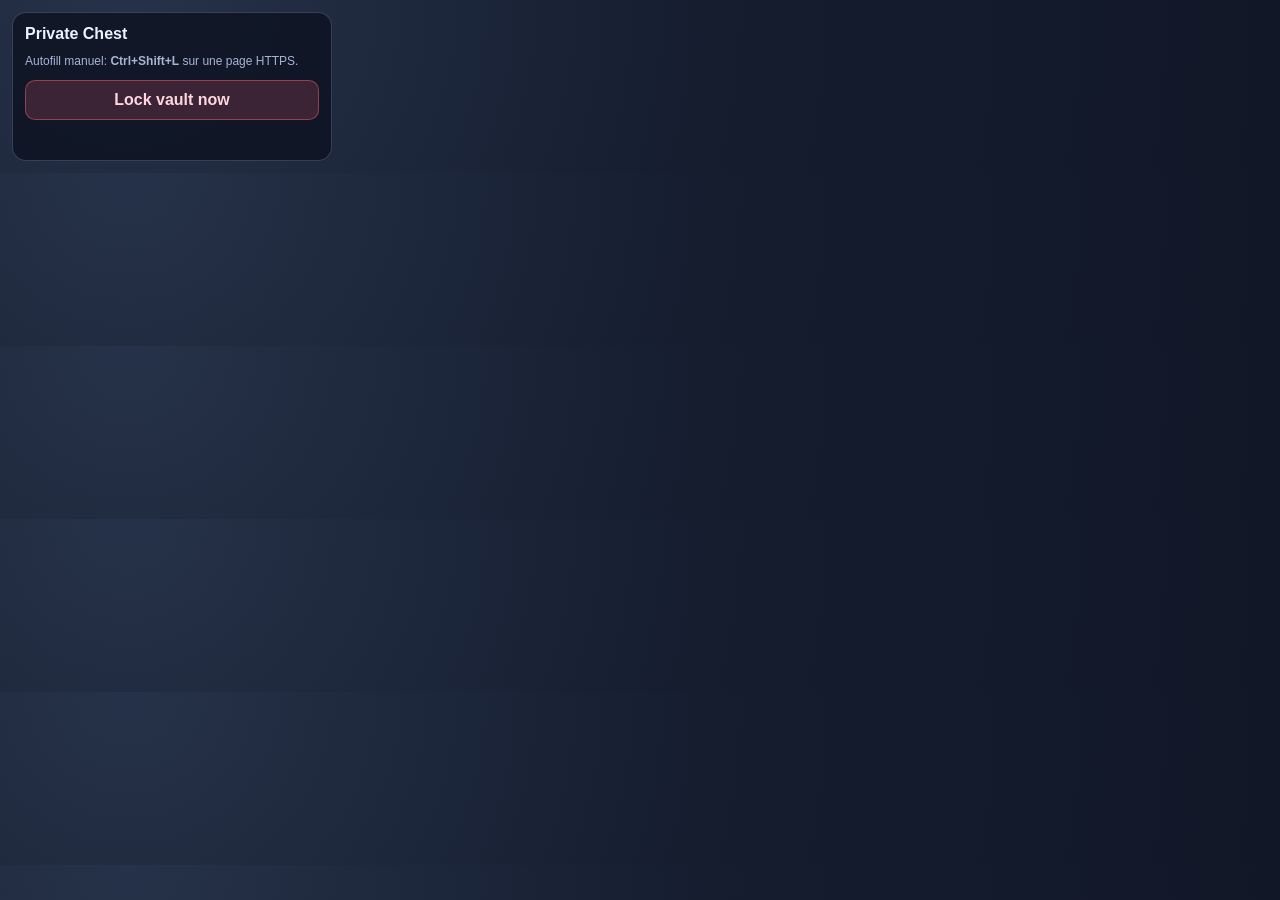
<file: apps/extension/src/popup/index.html>
<!doctype html>
<html lang="fr">
  <head>
    <meta charset="UTF-8" />
    <meta name="viewport" content="width=device-width, initial-scale=1.0" />
    <title>Private Chest</title>
    <style>
      :root {
        color-scheme: dark;
      }
      body {
        margin: 0;
        width: 320px;
        padding: 12px;
        font-family: "Segoe UI", "Aptos", sans-serif;
        background: radial-gradient(circle at 10% 0%, #263249 0%, #151d2f 50%, #111727 100%);
        color: #edf2ff;
      }
      .panel {
        border: 1px solid rgba(173, 194, 255, 0.24);
        border-radius: 14px;
        background: rgba(13, 18, 32, 0.8);
        padding: 12px;
        display: grid;
        gap: 10px;
      }
      h1 {
        margin: 0;
        font-size: 16px;
      }
      p {
        margin: 0;
      }
      .muted {
        color: #a6b4d7;
        font-size: 12px;
        line-height: 1.4;
      }
      button {
        width: 100%;
        border: 1px solid rgba(255, 99, 122, 0.45);
        border-radius: 10px;
        background: rgba(255, 99, 122, 0.18);
        color: #ffd6de;
        font: inherit;
        font-weight: 600;
        padding: 10px;
        cursor: pointer;
      }
      button:disabled {
        opacity: 0.6;
        cursor: not-allowed;
      }
      .notice {
        min-height: 18px;
        font-size: 12px;
        color: #c6d1ef;
      }
      .notice.error {
        color: #ffb9c7;
      }
    </style>
  </head>
  <body>
    <section class="panel">
      <h1>Private Chest</h1>
      <p class="muted">Autofill manuel: <strong>Ctrl+Shift+L</strong> sur une page HTTPS.</p>
      <button id="lockBtn" type="button">Lock vault now</button>
      <p id="notice" class="notice" role="status"></p>
    </section>
    <script src="index.js"></script>
  </body>
</html>
</file>
<file: apps/desktop/src/styles.css>
/* ═══════════════════════════════════════════════════════════════
   PrivateChest — Design System
   Thèmes : dark-premium (défaut), light-clean, dark-amber,
            dark-green, dark-purple, dark-slate, dark-rose, dark-ocean
═══════════════════════════════════════════════════════════════ */

/* ── Variables de thème ──────────────────────────────────────── */
:root,
[data-theme="dark-premium"] {
  --bg-app:        #0b0f1a;
  --bg-sidebar:    #111827;
  --bg-list:       #141c2e;
  --bg-detail:     #161d2f;
  --bg-surface:    #1c2539;
  --bg-hover:      #232f47;
  --bg-active:     #1d4ed8;
  --bg-input:      #111827;
  --bg-modal:      #141c2e;
  --bg-overlay:    rgba(0,0,0,.62);

  --text-primary:  #e8edf5;
  --text-secondary:#8fa3c0;
  --text-muted:    #516480;
  --text-on-accent:#ffffff;

  --border:        rgba(148,163,184,.07);
  --border-strong: rgba(148,163,184,.13);

  --accent:        #3b82f6;
  --accent-hover:  #2563eb;
  --accent-subtle: rgba(59,130,246,.14);

  --danger:        #ef4444;
  --danger-hover:  #dc2626;
  --danger-subtle: rgba(239,68,68,.12);

  --success:       #22c55e;
  --warning:       #f59e0b;

  --radius-sm:     6px;
  --radius-md:     10px;
  --radius-lg:     14px;

  --shadow-md:     0 4px 20px rgba(0,0,0,.45);
  --shadow-lg:     0 8px 40px rgba(0,0,0,.65);

  --sidebar-w:     220px;
  --list-w:        280px;
}

[data-theme="light-clean"] {
  --bg-app:        #f1f5f9;
  --bg-sidebar:    #ffffff;
  --bg-list:       #f8fafc;
  --bg-detail:     #ffffff;
  --bg-surface:    #f1f5f9;
  --bg-hover:      #e2e8f0;
  --bg-active:     #3b82f6;
  --bg-input:      #ffffff;
  --bg-modal:      #ffffff;
  --bg-overlay:    rgba(0,0,0,.3);

  --text-primary:  #0f172a;
  --text-secondary:#475569;
  --text-muted:    #94a3b8;
  --text-on-accent:#ffffff;

  --border:        #e2e8f0;
  --border-strong: #cbd5e1;

  --accent:        #3b82f6;
  --accent-hover:  #2563eb;
  --accent-subtle: rgba(59,130,246,.12);

  --danger:        #ef4444;
  --danger-hover:  #dc2626;
  --danger-subtle: rgba(239,68,68,.08);

  --success:       #16a34a;
  --warning:       #d97706;

  --shadow-md:     0 2px 12px rgba(0,0,0,.08);
  --shadow-lg:     0 8px 32px rgba(0,0,0,.12);
}

[data-theme="dark-amber"] {
  --bg-app:        #12100a;
  --bg-sidebar:    #1a1609;
  --bg-list:       #1f1b0f;
  --bg-detail:     #231e12;
  --bg-surface:    #2a2415;
  --bg-hover:      #322c1b;
  --bg-active:     #d97706;
  --bg-input:      #1a1609;
  --bg-modal:      #1f1b0f;
  --bg-overlay:    rgba(0,0,0,.6);

  --text-primary:  #fef3c7;
  --text-secondary:#d4a84b;
  --text-muted:    #92764b;
  --text-on-accent:#0f0c05;

  --border:        rgba(255,220,100,.06);
  --border-strong: rgba(255,220,100,.12);

  --accent:        #d97706;
  --accent-hover:  #b45309;
  --accent-subtle: rgba(217,119,6,.18);

  --danger:        #ef4444;
  --danger-hover:  #dc2626;
  --danger-subtle: rgba(239,68,68,.12);

  --success:       #65a30d;
  --warning:       #f59e0b;

  --shadow-md:     0 4px 20px rgba(0,0,0,.5);
  --shadow-lg:     0 8px 40px rgba(0,0,0,.7);
}

[data-theme="dark-green"] {
  --bg-app:        #070f07;
  --bg-sidebar:    #0d1a0d;
  --bg-list:       #111f11;
  --bg-detail:     #142514;
  --bg-surface:    #1a2e1a;
  --bg-hover:      #1e3620;
  --bg-active:     #16a34a;
  --bg-input:      #0d1a0d;
  --bg-modal:      #111f11;
  --bg-overlay:    rgba(0,0,0,.65);

  --text-primary:  #d1fae5;
  --text-secondary:#6ee7b7;
  --text-muted:    #3d6b4f;
  --text-on-accent:#ffffff;

  --border:        rgba(74,222,128,.06);
  --border-strong: rgba(74,222,128,.12);

  --accent:        #16a34a;
  --accent-hover:  #15803d;
  --accent-subtle: rgba(22,163,74,.18);

  --danger:        #ef4444;
  --danger-hover:  #dc2626;
  --danger-subtle: rgba(239,68,68,.12);

  --success:       #22c55e;
  --warning:       #f59e0b;

  --shadow-md:     0 4px 20px rgba(0,0,0,.5);
  --shadow-lg:     0 8px 40px rgba(0,0,0,.7);
}

[data-theme="dark-purple"] {
  --bg-app:        #0d0a18;
  --bg-sidebar:    #130f24;
  --bg-list:       #17122c;
  --bg-detail:     #1b1634;
  --bg-surface:    #221a3e;
  --bg-hover:      #2b2250;
  --bg-active:     #7c3aed;
  --bg-input:      #130f24;
  --bg-modal:      #17122c;
  --bg-overlay:    rgba(0,0,0,.68);

  --text-primary:  #ede9fe;
  --text-secondary:#a78bfa;
  --text-muted:    #5b4a8a;
  --text-on-accent:#ffffff;

  --border:        rgba(167,139,250,.07);
  --border-strong: rgba(167,139,250,.14);

  --accent:        #7c3aed;
  --accent-hover:  #6d28d9;
  --accent-subtle: rgba(124,58,237,.18);

  --danger:        #ef4444;
  --danger-hover:  #dc2626;
  --danger-subtle: rgba(239,68,68,.12);

  --success:       #22c55e;
  --warning:       #f59e0b;

  --shadow-md:     0 4px 20px rgba(0,0,0,.55);
  --shadow-lg:     0 8px 40px rgba(0,0,0,.75);
}

[data-theme="dark-slate"] {
  --bg-app:        #0d1117;
  --bg-sidebar:    #161b22;
  --bg-list:       #1c2128;
  --bg-detail:     #1c2128;
  --bg-surface:    #21262d;
  --bg-hover:      #30363d;
  --bg-active:     #0ea5e9;
  --bg-input:      #161b22;
  --bg-modal:      #1c2128;
  --bg-overlay:    rgba(0,0,0,.65);

  --text-primary:  #cdd9e5;
  --text-secondary:#8b949e;
  --text-muted:    #4a5568;
  --text-on-accent:#ffffff;

  --border:        rgba(205,217,229,.07);
  --border-strong: rgba(205,217,229,.13);

  --accent:        #0ea5e9;
  --accent-hover:  #0284c7;
  --accent-subtle: rgba(14,165,233,.16);

  --danger:        #f85149;
  --danger-hover:  #da3633;
  --danger-subtle: rgba(248,81,73,.15);

  --success:       #3fb950;
  --warning:       #d29922;

  --shadow-md:     0 4px 20px rgba(0,0,0,.5);
  --shadow-lg:     0 8px 40px rgba(0,0,0,.7);
}

[data-theme="dark-rose"] {
  --bg-app:        #130810;
  --bg-sidebar:    #1e0f1a;
  --bg-list:       #251322;
  --bg-detail:     #2a1628;
  --bg-surface:    #351c34;
  --bg-hover:      #3e2240;
  --bg-active:     #e11d48;
  --bg-input:      #1e0f1a;
  --bg-modal:      #251322;
  --bg-overlay:    rgba(0,0,0,.68);

  --text-primary:  #ffe4e6;
  --text-secondary:#fda4af;
  --text-muted:    #8a3a52;
  --text-on-accent:#ffffff;

  --border:        rgba(253,164,175,.07);
  --border-strong: rgba(253,164,175,.14);

  --accent:        #e11d48;
  --accent-hover:  #be123c;
  --accent-subtle: rgba(225,29,72,.18);

  --danger:        #ef4444;
  --danger-hover:  #dc2626;
  --danger-subtle: rgba(239,68,68,.15);

  --success:       #22c55e;
  --warning:       #f59e0b;

  --shadow-md:     0 4px 20px rgba(0,0,0,.55);
  --shadow-lg:     0 8px 40px rgba(0,0,0,.75);
}

[data-theme="dark-ocean"] {
  --bg-app:        #05111e;
  --bg-sidebar:    #09192e;
  --bg-list:       #0c2040;
  --bg-detail:     #0f264a;
  --bg-surface:    #142e57;
  --bg-hover:      #1a3968;
  --bg-active:     #06b6d4;
  --bg-input:      #09192e;
  --bg-modal:      #0c2040;
  --bg-overlay:    rgba(0,0,0,.68);

  --text-primary:  #cffafe;
  --text-secondary:#67e8f9;
  --text-muted:    #2e6070;
  --text-on-accent:#042f2e;

  --border:        rgba(103,232,249,.06);
  --border-strong: rgba(103,232,249,.12);

  --accent:        #06b6d4;
  --accent-hover:  #0891b2;
  --accent-subtle: rgba(6,182,212,.16);

  --danger:        #ef4444;
  --danger-hover:  #dc2626;
  --danger-subtle: rgba(239,68,68,.12);

  --success:       #22c55e;
  --warning:       #f59e0b;

  --shadow-md:     0 4px 20px rgba(0,0,0,.55);
  --shadow-lg:     0 8px 40px rgba(0,0,0,.75);
}

/* ── Reset ────────────────────────────────────────────────────── */
*,*::before,*::after{box-sizing:border-box;margin:0;padding:0;}

/* ── Barre de titre custom ────────────────────────────────────── */
#titlebar{
  position:fixed;top:0;left:0;right:0;z-index:9999;
  height:32px;background:var(--bg-app);
  display:flex;align-items:center;justify-content:space-between;
  padding:0 8px 0 14px;
  border-bottom:1px solid rgba(255,255,255,.04);
  user-select:none;-webkit-app-region:drag;
}
.titlebar-title{
  font-size:12px;font-weight:600;color:var(--text-secondary);
  letter-spacing:.02em;pointer-events:none;
}
.titlebar-controls{display:flex;gap:0;-webkit-app-region:no-drag;}
.tb-btn{
  width:46px;height:32px;background:transparent;border:none;cursor:pointer;
  display:flex;align-items:center;justify-content:center;
  color:var(--text-secondary);transition:background .12s,color .12s;
}
.tb-btn svg{width:10px;height:10px;}
.tb-btn:hover{background:rgba(255,255,255,.08);color:var(--text-primary);}
.tb-close:hover{background:#e81123;color:#fff;}

html,body{
  height:100%;
  font-family:-apple-system,BlinkMacSystemFont,"Segoe UI",Roboto,Helvetica,Arial,sans-serif;
  font-size:14px;line-height:1.5;
  background:var(--bg-app);color:var(--text-primary);
  -webkit-font-smoothing:antialiased;overflow:hidden;user-select:none;
}
input,textarea,button{font:inherit;}
a{color:var(--accent);text-decoration:none;}
a:hover{text-decoration:underline;}
input[type="search"]::-webkit-search-cancel-button{-webkit-appearance:none;}

/* ── Utilitaires ─────────────────────────────────────────────── */
.hidden{display:none !important;}
.text-sm{font-size:12px;}
.text-xs{font-size:11px;}
.text-muted{color:var(--text-muted);}
.mono{font-family:"Consolas","Fira Mono","SFMono-Regular",monospace;}
.selectable{user-select:text;}

/* ── Boutons ──────────────────────────────────────────────────── */
.btn{
  display:inline-flex;align-items:center;gap:6px;
  padding:7px 14px;border:none;border-radius:var(--radius-sm);
  font-size:13px;font-weight:500;cursor:pointer;
  transition:background .15s,opacity .15s;white-space:nowrap;line-height:1;
}
.btn svg{width:14px;height:14px;flex-shrink:0;}
.btn:disabled{opacity:.45;cursor:not-allowed;}
.btn-primary{background:var(--accent);color:var(--text-on-accent);}
.btn-primary:hover:not(:disabled){background:var(--accent-hover);}
.btn-outline{background:transparent;border:1px solid var(--border-strong);color:var(--text-primary);}
.btn-outline:hover:not(:disabled){background:var(--bg-hover);}
.btn-ghost{background:transparent;color:var(--text-secondary);}
.btn-ghost:hover:not(:disabled){background:var(--bg-hover);color:var(--text-primary);}
.btn-danger{background:var(--danger);color:#fff;}
.btn-danger:hover:not(:disabled){background:var(--danger-hover);}
.btn-danger-ghost{background:transparent;color:var(--danger);}
.btn-danger-ghost:hover:not(:disabled){background:var(--danger-subtle);}
.btn-sm{padding:5px 10px;font-size:12px;}
.btn-full{width:100%;justify-content:center;padding:10px;}
.btn-lock{
  display:flex;align-items:center;gap:6px;
  background:transparent;border:1px solid var(--border);
  color:var(--text-muted);border-radius:var(--radius-sm);
  padding:7px 12px;font-size:12px;cursor:pointer;
  transition:background .15s,color .15s;width:100%;justify-content:center;
}
.btn-lock svg{width:13px;height:13px;}
.btn-lock:hover{background:var(--danger-subtle);color:var(--danger);border-color:var(--danger);}
.btn-icon{
  display:inline-flex;align-items:center;justify-content:center;
  width:32px;height:32px;background:transparent;border:none;
  border-radius:var(--radius-sm);color:var(--text-secondary);
  cursor:pointer;transition:background .15s,color .15s;
}
.btn-icon svg{width:16px;height:16px;}
.btn-icon:hover{background:var(--bg-hover);color:var(--text-primary);}
.btn-copy{
  display:inline-flex;align-items:center;gap:4px;
  background:transparent;border:none;color:var(--text-muted);
  font-size:11px;padding:4px 8px;border-radius:var(--radius-sm);
  cursor:pointer;transition:background .15s,color .15s;white-space:nowrap;
}
.btn-copy svg{width:12px;height:12px;}
.btn-copy:hover{background:var(--accent-subtle);color:var(--accent);}
.btn-ghost-sm{
  background:transparent;border:none;color:var(--text-muted);
  font-size:11px;padding:4px 8px;border-radius:var(--radius-sm);
  cursor:pointer;transition:background .15s,color .15s;
}
.btn-ghost-sm:hover{background:var(--bg-hover);color:var(--text-primary);}

/* ── Inputs ────────────────────────────────────────────────────── */
input[type="text"],input[type="password"],input[type="url"],
input[type="search"],input[type="email"],textarea{
  width:100%;background:var(--bg-input);
  border:1px solid var(--border-strong);border-radius:var(--radius-sm);
  color:var(--text-primary);padding:8px 12px;outline:none;
  transition:border-color .15s,box-shadow .15s;
}
input:focus,textarea:focus{
  border-color:var(--accent);box-shadow:0 0 0 3px var(--accent-subtle);
}
input::placeholder,textarea::placeholder{color:var(--text-muted);}
textarea{resize:vertical;}
input[type="range"]{width:100%;appearance:none;background:transparent;padding:0;}
input[type="range"]::-webkit-slider-runnable-track{
  height:4px;background:var(--border-strong);border-radius:2px;
}
input[type="range"]::-webkit-slider-thumb{
  appearance:none;width:16px;height:16px;border-radius:50%;
  background:var(--accent);margin-top:-6px;cursor:pointer;
}
input[type="checkbox"]{width:14px;height:14px;accent-color:var(--accent);}

/* ── Screens ──────────────────────────────────────────────────── */
.screen{position:fixed;inset:32px 0 0 0;}
.screen.hidden{display:none;}

/* Boot */
.screen-boot{
  display:flex;align-items:center;justify-content:center;
  background:var(--bg-app);
}
.boot-panel{
  display:flex;flex-direction:column;align-items:center;gap:16px;text-align:center;
}
.boot-logo{
  width:64px;height:64px;border-radius:var(--radius-lg);
  background:var(--accent);color:#fff;
  display:flex;align-items:center;justify-content:center;
  font-size:20px;font-weight:800;letter-spacing:-.5px;
}
.boot-panel h1{font-size:22px;font-weight:700;}
.loader-dots{display:flex;gap:6px;}
.loader-dots span{
  width:7px;height:7px;border-radius:50%;background:var(--accent);opacity:.3;
  animation:dot-pulse 1.2s ease-in-out infinite;
}
.loader-dots span:nth-child(2){animation-delay:.2s;}
.loader-dots span:nth-child(3){animation-delay:.4s;}
@keyframes dot-pulse{0%,80%,100%{opacity:.2;transform:scale(.8);}40%{opacity:1;transform:scale(1);}}

/* ── Auth — redesign complet ─────────────────────────────────── */

/* Fond avec orbs animés */
#authScreen{
  background:var(--bg-app);
  background-image:
    radial-gradient(ellipse 120% 80% at 20% -10%, rgba(29,78,216,.22) 0%, transparent 55%),
    radial-gradient(ellipse 80% 60% at 85% 110%, rgba(59,130,246,.12) 0%, transparent 55%);
}
.auth-bg{position:absolute;inset:0;overflow:hidden;pointer-events:none;}
.auth-orb{
  position:absolute;border-radius:50%;filter:blur(80px);opacity:.25;
  animation:orb-drift 18s ease-in-out infinite alternate;
}
.auth-orb-1{
  width:520px;height:520px;top:-160px;left:-120px;
  background:radial-gradient(circle, #3b82f6 0%, #1d4ed8 60%, transparent 100%);
  animation-duration:22s;
}
.auth-orb-2{
  width:380px;height:380px;bottom:-100px;right:-80px;
  background:radial-gradient(circle, #6366f1 0%, #4f46e5 60%, transparent 100%);
  animation-duration:16s;animation-delay:-8s;
}
.auth-orb-3{
  width:260px;height:260px;top:50%;left:60%;transform:translate(-50%,-50%);
  background:radial-gradient(circle, #0ea5e9 0%, transparent 70%);
  animation-duration:12s;animation-delay:-4s;opacity:.15;
}
@keyframes orb-drift{
  from{transform:translate(0,0) scale(1);}
  to{transform:translate(30px,20px) scale(1.08);}
}

/* Bouton engrenage */
.auth-gear-btn{
  position:absolute;top:16px;right:16px;z-index:10;
  width:36px;height:36px;border-radius:var(--radius-sm);
  background:rgba(255,255,255,.06);border:1px solid rgba(255,255,255,.1);
  color:var(--text-muted);cursor:pointer;
  display:flex;align-items:center;justify-content:center;
  transition:background .2s,color .2s,transform .3s;
}
.auth-gear-btn svg{width:16px;height:16px;}
.auth-gear-btn:hover{background:rgba(255,255,255,.12);color:var(--text-primary);transform:rotate(45deg);}

/* Page centrée */
.auth-page{
  position:relative;z-index:1;
  height:100%;display:flex;flex-direction:column;align-items:center;justify-content:center;
  gap:28px;padding:32px 16px 24px;overflow-y:auto;
}

/* Hero */
.auth-hero{display:flex;flex-direction:column;align-items:center;gap:10px;text-align:center;}
.auth-logo-wrap{
  position:relative;
}
.auth-logo-wrap::after{
  content:'';position:absolute;inset:-12px;border-radius:50%;
  background:radial-gradient(circle, rgba(59,130,246,.35) 0%, transparent 70%);
  animation:logo-glow 3s ease-in-out infinite alternate;pointer-events:none;
}
.auth-logo-img{
  width:88px;height:88px;object-fit:contain;position:relative;z-index:1;
  filter:drop-shadow(0 0 20px rgba(59,130,246,.6));
}
.auth-hero-title{
  font-size:26px;font-weight:800;letter-spacing:-.5px;
  background:linear-gradient(135deg,#e2e8f0 30%,#93c5fd 100%);
  -webkit-background-clip:text;-webkit-text-fill-color:transparent;background-clip:text;
  animation:fade-up .5s ease both;
}
.auth-hero-tagline{
  font-size:13px;color:var(--text-muted);letter-spacing:.2px;
  animation:fade-up .5s .1s ease both;
}
@keyframes logo-float{
  0%,100%{transform:translateY(0);}
  50%{transform:translateY(-7px);}
}
@keyframes logo-glow{
  from{opacity:.6;transform:scale(.95);}
  to{opacity:1;transform:scale(1.08);}
}
@keyframes fade-up{
  from{opacity:0;transform:translateY(10px);}
  to{opacity:1;transform:translateY(0);}
}

/* Notice auth */
.auth-notice{
  width:100%;max-width:420px;display:flex;align-items:center;justify-content:space-between;
  gap:10px;background:var(--danger-subtle);border:1px solid rgba(239,68,68,.3);
  border-radius:var(--radius-md);padding:10px 14px;font-size:12.5px;color:var(--danger);
}
.auth-notice.hidden{display:none;}
.auth-notice-text{flex:1;}
.auth-notice-close{
  background:transparent;border:none;color:inherit;cursor:pointer;
  padding:2px;display:flex;align-items:center;justify-content:center;opacity:.7;
}
.auth-notice-close:hover{opacity:1;}
.auth-notice-close svg{width:14px;height:14px;}

/* Carte auth */
.auth-card{
  width:100%;max-width:420px;
  background:rgba(35,44,61,.85);
  border:1px solid rgba(255,255,255,.1);
  border-radius:18px;padding:28px 30px;
  display:flex;flex-direction:column;gap:20px;
  box-shadow:0 24px 64px rgba(0,0,0,.55),0 0 0 1px rgba(59,130,246,.08);
  backdrop-filter:blur(20px);-webkit-backdrop-filter:blur(20px);
  animation:card-in .4s cubic-bezier(.22,.68,0,1.2) both;
}
@keyframes card-in{
  from{opacity:0;transform:translateY(20px) scale(.97);}
  to{opacity:1;transform:translateY(0) scale(1);}
}

/* En-tête de la carte */
.auth-card-header{display:flex;align-items:flex-start;gap:14px;}
.auth-card-icon{
  width:40px;height:40px;flex-shrink:0;border-radius:12px;
  background:linear-gradient(135deg,rgba(59,130,246,.25) 0%,rgba(29,78,216,.35) 100%);
  border:1px solid rgba(59,130,246,.3);
  display:flex;align-items:center;justify-content:center;
  color:#93c5fd;margin-top:2px;
}
.auth-card-icon svg{width:18px;height:18px;}
.auth-card-header h2{font-size:17px;font-weight:700;margin-bottom:3px;}
.auth-card-header p{font-size:12px;color:var(--text-muted);line-height:1.5;}

/* Champ */
.auth-field{display:flex;flex-direction:column;gap:7px;}
.auth-label{font-size:12px;font-weight:600;color:var(--text-secondary);letter-spacing:.2px;}
.auth-input-wrap{
  position:relative;display:flex;align-items:center;
  background:rgba(17,24,39,.85);
  border:1px solid rgba(255,255,255,.1);border-radius:10px;
  transition:border-color .2s,box-shadow .2s;
}
.auth-input-wrap:focus-within{
  border-color:rgba(59,130,246,.6);
  box-shadow:0 0 0 3px rgba(59,130,246,.15),inset 0 1px 0 rgba(255,255,255,.05);
}
.auth-input-prefix{
  display:flex;align-items:center;justify-content:center;
  padding-left:14px;padding-right:6px;
  color:var(--text-muted);pointer-events:none;flex-shrink:0;
}
.auth-input-prefix svg{width:18px;height:18px;display:block;}
.auth-input-wrap input{
  flex:1;min-width:0;
  padding:11px 42px 11px 6px;
  background:transparent!important;
  border:none!important;border-radius:0!important;
  box-shadow:none!important;
  color:var(--text-primary);font-size:14px;outline:none;
}
.auth-input-wrap input:focus{
  border:none!important;box-shadow:none!important;
}
.auth-input-wrap input::placeholder{color:var(--text-muted);font-size:13px;}
.auth-eye-btn{
  position:absolute;right:10px;background:transparent;border:none;
  color:var(--text-muted);cursor:pointer;padding:4px;
  display:flex;align-items:center;justify-content:center;
  border-radius:6px;transition:color .15s,background .15s;
}
.auth-eye-btn svg{width:15px;height:15px;}
.auth-eye-btn:hover{color:var(--text-primary);background:rgba(255,255,255,.08);}

/* Barre de force — 4 segments progressifs */
.strength-panel{display:flex;flex-direction:column;gap:7px;}
.strength-head{display:flex;justify-content:space-between;align-items:center;font-size:12px;color:var(--text-secondary);}
.strength-head strong{font-size:11.5px;transition:color .3s;}
.strength-segs{
  display:grid;grid-template-columns:repeat(4,1fr);gap:5px;
  height:4px;
}
.strength-seg{
  height:100%;border-radius:4px;
  background:rgba(255,255,255,.1);
  transition:background .35s ease,transform .2s ease;
  transform-origin:left center;
}
/* Couleur unique par niveau (pas arc-en-ciel) */
.strength-segs[data-score="1"] .strength-seg:nth-child(1){ background:#ef4444; }
.strength-segs[data-score="2"] .strength-seg:nth-child(-n+2){ background:#f97316; }
.strength-segs[data-score="3"] .strength-seg:nth-child(-n+3){ background:#eab308; }
.strength-segs[data-score="4"] .strength-seg{ background:#22c55e; }
/* Animation d'apparition du segment actif */
.strength-segs[data-score="1"] .strength-seg:nth-child(1),
.strength-segs[data-score="2"] .strength-seg:nth-child(2),
.strength-segs[data-score="3"] .strength-seg:nth-child(3),
.strength-segs[data-score="4"] .strength-seg:nth-child(4){
  animation:seg-pop .25s ease both;
}
@keyframes seg-pop{from{transform:scaleX(0);}to{transform:scaleX(1);}}
.auth-hint{font-size:11px;color:var(--text-muted);}

/* Erreur inline */
.auth-error{font-size:12px;color:var(--danger);}
.auth-error.hidden{display:none;}

/* Bouton principal */
.auth-btn-primary{
  display:flex;align-items:center;justify-content:center;gap:8px;
  width:100%;padding:13px 20px;border:none;border-radius:12px;
  font-size:14px;font-weight:700;cursor:pointer;
  background:linear-gradient(135deg,#3b82f6 0%,#2563eb 60%,#1d4ed8 100%);
  color:#fff;letter-spacing:.2px;
  box-shadow:0 4px 20px rgba(37,99,235,.45),0 1px 0 rgba(255,255,255,.15) inset;
  transition:transform .18s ease,box-shadow .18s ease,background .18s ease;
  position:relative;overflow:hidden;
}
.auth-btn-primary::before{
  content:'';position:absolute;inset:0;
  background:linear-gradient(135deg,rgba(255,255,255,.1) 0%, transparent 60%);
  opacity:0;transition:opacity .2s;
}
.auth-btn-primary:hover:not(:disabled){
  transform:translateY(-2px);
  box-shadow:0 8px 28px rgba(37,99,235,.55),0 1px 0 rgba(255,255,255,.2) inset;
}
.auth-btn-primary:hover:not(:disabled)::before{opacity:1;}
.auth-btn-primary:active:not(:disabled){transform:translateY(0);box-shadow:0 2px 10px rgba(37,99,235,.4);}
.auth-btn-primary:disabled{
  opacity:.45;cursor:not-allowed;
  box-shadow:none;background:linear-gradient(135deg,#3b82f6 0%,#2563eb 100%);
}
.auth-btn-primary svg{width:16px;height:16px;flex-shrink:0;}

/* Strip features */
.auth-features{
  display:flex;align-items:center;gap:0;
  animation:fade-up .5s .25s ease both;
}
.auth-feature{
  display:flex;flex-direction:column;align-items:center;gap:6px;
  padding:0 28px;text-align:center;
}
.auth-feature-icon{
  width:36px;height:36px;border-radius:10px;
  background:rgba(59,130,246,.12);border:1px solid rgba(59,130,246,.2);
  display:flex;align-items:center;justify-content:center;
  color:#60a5fa;
  transition:background .2s,transform .2s;
}
.auth-feature:hover .auth-feature-icon{background:rgba(59,130,246,.2);transform:translateY(-2px);}
.auth-feature-icon svg{width:16px;height:16px;}
.auth-feature strong{font-size:11.5px;font-weight:700;color:var(--text-secondary);}
.auth-feature span{font-size:10.5px;color:var(--text-muted);}
.auth-feature-divider{width:1px;height:40px;background:rgba(255,255,255,.08);flex-shrink:0;}

/* ── Shell ──────────────────────────────────────────────────────── */

.shell-layout{
  display:grid;
  grid-template-columns:220px 1fr;
  height:100%;overflow:hidden;
}

/* ── Sidebar ──────────────────────────────────────────────────── */
.sidebar{
  display:flex;flex-direction:column;
  background:var(--bg-sidebar);
  border-right:1px solid var(--border);
  height:100%;overflow:hidden;
}
.sidebar-brand{
  display:flex;align-items:center;gap:10px;
  padding:14px 14px 12px;
  border-bottom:1px solid var(--border);
  flex-shrink:0;
}
.sidebar-logo-img{width:28px;height:28px;object-fit:contain;flex-shrink:0;}
.sidebar-brand-name{font-size:14px;font-weight:700;letter-spacing:-.2px;}

.sidebar-nav{
  display:flex;flex-direction:column;gap:2px;
  padding:10px 8px 0;
  flex-shrink:0;
}
.nav-sep{height:1px;background:var(--border);margin:6px 4px;}

/* Nav item */
.nav-item{
  display:flex;align-items:center;gap:9px;
  padding:8px 10px;border-radius:var(--radius-sm);
  background:transparent;border:none;
  color:var(--text-secondary);font-size:13px;
  cursor:pointer;text-align:left;width:100%;
  transition:background .15s,color .15s;
}
.nav-item:hover:not(:disabled){background:var(--bg-hover);color:var(--text-primary);}
.nav-item.active{background:var(--accent-subtle);color:var(--accent);font-weight:600;}
.nav-item--soon{opacity:.45;cursor:default;}
.nav-icon-wrap{
  display:flex;align-items:center;justify-content:center;
  width:18px;height:18px;flex-shrink:0;
}
.nav-icon-wrap svg{width:17px;height:17px;}
.nav-label{flex:1;white-space:nowrap;overflow:hidden;text-overflow:ellipsis;}
.nav-badge{
  font-size:10px;font-weight:700;padding:2px 7px;
  border-radius:20px;min-width:20px;text-align:center;
  background:var(--bg-surface);color:var(--text-muted);
  flex-shrink:0;
}
.nav-item.active .nav-badge{background:var(--accent);color:#fff;}
.nav-badge.soon{
  background:rgba(255,255,255,.06);color:var(--text-muted);font-weight:500;
}

.sidebar-categories{
  flex-shrink:0;max-height:210px;overflow-y:auto;
  padding:0 8px 6px;font-size:12px;
  display:flex;flex-direction:column;gap:2px;
}
.cat-section-sep{
  display:flex;align-items:center;gap:8px;
  padding:10px 4px 5px;
  margin:4px 2px 0;
  border-top:1px solid var(--border);
}
.cat-section-label{
  font-size:10px;font-weight:700;letter-spacing:.8px;
  text-transform:uppercase;color:var(--text-muted);
  white-space:nowrap;
}

/* Paramètres — ancré en bas de la sidebar */
.sidebar-nav-bottom{
  flex-shrink:0;
  margin-top:auto;
  padding:4px 8px 6px;
  border-top:1px solid var(--border);
}

.sidebar-footer{
  flex-shrink:0;
  padding:10px 10px 12px;
  border-top:1px solid var(--border);
  display:flex;flex-direction:column;gap:8px;
}
.health-badge{
  display:flex;align-items:center;gap:8px;
  padding:8px 10px;border-radius:var(--radius-sm);
}
.health-badge svg{width:18px;height:18px;flex-shrink:0;}
.health-badge div{display:flex;flex-direction:column;gap:1px;}
.health-badge strong{font-size:12px;font-weight:700;}
.health-badge span{font-size:11px;color:var(--text-muted);}
.health-ok{
  background:rgba(34,197,94,.08);
  color:var(--success);
  border:1px solid rgba(34,197,94,.15);
}
.health-warn{background:var(--bg-surface);color:var(--warning);}
.health-crit{background:var(--bg-surface);color:var(--danger);}

.session-timer{
  display:flex;align-items:center;gap:7px;
  font-size:12px;color:var(--text-muted);
  padding:4px 6px;
}
.session-timer svg{width:14px;height:14px;flex-shrink:0;}

.sidebar-lock-btn{
  display:flex;align-items:center;justify-content:center;gap:6px;
  padding:9px;border-radius:var(--radius-sm);
  background:rgba(239,68,68,.08);
  border:1px solid rgba(239,68,68,.15);
  color:var(--danger);font-size:13px;font-weight:600;cursor:pointer;
  transition:background .15s,border-color .15s;
  width:100%;
}
.sidebar-lock-btn svg{width:15px;height:15px;flex-shrink:0;}
.sidebar-lock-btn:hover{background:var(--danger);color:#fff;border-color:var(--danger);}

/* ── Workspace + Topbar ───────────────────────────────────────── */
.workspace{
  display:flex;flex-direction:column;
  height:100%;overflow:hidden;
  background:var(--bg-app);
}
.workspace-top{
  display:flex;align-items:center;gap:12px;
  padding:8px 16px;flex-shrink:0;
  background:var(--bg-sidebar);
  border-bottom:1px solid var(--border);
}
.topbar-brand{
  display:flex;align-items:center;gap:8px;
  min-width:fit-content;
}
.topbar-logo{width:24px;height:24px;object-fit:contain;}
.topbar-brand-name{font-size:14px;font-weight:700;letter-spacing:-.2px;}

.workspace-actions{display:flex;align-items:center;gap:6px;margin-left:auto;}
.topbar-add-btn{
  width:36px;height:36px;padding:0;justify-content:center;
  border-radius:var(--radius-sm);
  box-shadow:0 2px 8px rgba(59,130,246,.3);
}
.topbar-add-btn svg{width:18px;height:18px;}
.topbar-settings-btn{
  width:36px;height:36px;padding:0;justify-content:center;
  border-radius:var(--radius-sm);
  background:transparent;border:1px solid var(--border-strong);
  color:var(--text-muted);
}
.topbar-settings-btn:hover{background:var(--bg-hover);color:var(--text-primary);}
.topbar-settings-btn svg{width:16px;height:16px;}
/* Ne pas afficher le badge "active" sur le bouton topbar */
.workspace-top .nav-item.active{
  background:var(--bg-hover);color:var(--text-primary);
}

/* ── Shell content ────────────────────────────────────────────── */
.shell-content{
  display:flex;flex:1;overflow:hidden;
}

/* List panel */
.list-panel{
  width:320px;flex-shrink:0;
  display:flex;flex-direction:column;
  background:var(--bg-sidebar);
  border-right:1px solid var(--border);
  overflow:hidden;
}
.list-panel-head{
  display:flex;align-items:center;justify-content:space-between;
  padding:12px 14px;border-bottom:1px solid var(--border);flex-shrink:0;
}
.list-panel-head h3{font-size:13px;font-weight:700;}
.count-pill{
  font-size:10px;font-weight:700;
  background:var(--bg-surface);color:var(--text-muted);
  padding:2px 8px;border-radius:20px;min-width:22px;text-align:center;
}
.entries-list{flex:1;overflow-y:auto;}

/* Detail main */
.detail-main{flex:1;overflow-y:auto;overflow-x:hidden;}
.detail-section{padding:28px 32px;min-height:100%;}

/* ── Overview ─────────────────────────────────────────────────── */
.ov-greeting{
  display:flex;align-items:center;justify-content:space-between;
  margin-bottom:24px;
}
.ov-title{font-size:22px;font-weight:800;margin-bottom:4px;}
.ov-sub{font-size:13px;color:var(--text-secondary);}

.ov-cards{
  display:grid;grid-template-columns:repeat(4,1fr);gap:12px;
  margin-bottom:28px;
}
.ov-card{
  background:var(--bg-surface);
  border:1px solid var(--border);
  border-radius:var(--radius-lg);
  padding:16px 18px;
  display:flex;flex-direction:column;gap:10px;
  transition:border-color .2s,box-shadow .2s,transform .15s;
}
.ov-card--active{
  cursor:pointer;
  border-color:rgba(59,130,246,.25);
  background:linear-gradient(135deg,var(--bg-surface) 0%,rgba(59,130,246,.06) 100%);
}
.ov-card--active:hover{
  border-color:rgba(59,130,246,.4);
  box-shadow:0 4px 20px rgba(59,130,246,.15);
  transform:translateY(-2px);
}
.ov-card--soon{opacity:.55;}
.ov-card-icon{
  width:36px;height:36px;border-radius:10px;
  display:flex;align-items:center;justify-content:center;
  flex-shrink:0;
}
.ov-card-icon svg{width:18px;height:18px;}
.ov-icon-key{background:rgba(59,130,246,.15);color:#60a5fa;}
.ov-icon-card{background:rgba(168,85,247,.12);color:#c084fc;}
.ov-icon-notes{background:rgba(34,197,94,.1);color:#4ade80;}
.ov-icon-docs{background:rgba(249,115,22,.1);color:#fb923c;}
.ov-card-label{font-size:11px;color:var(--text-muted);font-weight:600;text-transform:uppercase;letter-spacing:.5px;}
.ov-card-value{font-size:26px;font-weight:800;color:var(--text-primary);}

.ov-recent-panel{
  background:var(--bg-surface);border:1px solid var(--border);
  border-radius:var(--radius-lg);overflow:hidden;
}
.ov-recent-head{
  display:flex;align-items:center;justify-content:space-between;
  padding:14px 18px;border-bottom:1px solid var(--border);
}
.ov-recent-head h3{font-size:13px;font-weight:700;}
.ov-recent-list{display:flex;flex-direction:column;}
.ov-recent-empty{
  padding:20px 18px;font-size:13px;color:var(--text-muted);
}
.recent-item{
  display:flex;align-items:center;gap:12px;
  padding:12px 18px;border-bottom:1px solid var(--border);
  cursor:pointer;transition:background .12s;
}
.recent-item:last-child{border-bottom:none;}
.recent-item:hover{background:var(--bg-hover);}
.recent-item-body{flex:1;min-width:0;}
.recent-item-title{font-size:13px;font-weight:600;display:block;white-space:nowrap;overflow:hidden;text-overflow:ellipsis;}
.recent-item-body .text-muted{font-size:12px;display:block;white-space:nowrap;overflow:hidden;text-overflow:ellipsis;}
.type-badge{
  font-size:11px;padding:3px 9px;border-radius:20px;
  background:var(--bg-hover);color:var(--text-secondary);
  border:1px solid var(--border-strong);
  white-space:nowrap;text-transform:capitalize;flex-shrink:0;
}
.recent-time{font-size:11px;white-space:nowrap;flex-shrink:0;}

/* ── Entry list items ─────────────────────────────────────────── */
.entry-card{
  display:flex;align-items:center;gap:10px;
  padding:10px 14px;cursor:pointer;
  border-bottom:1px solid var(--border);
  transition:background .12s;user-select:none;
}
.entry-card:hover{background:var(--bg-hover);}
.entry-card.active{background:var(--accent-subtle);}
.entry-card-info{flex:1;min-width:0;}
.entry-card-title{font-size:13px;font-weight:600;white-space:nowrap;overflow:hidden;text-overflow:ellipsis;}
.entry-card-sub{font-size:11px;color:var(--text-muted);white-space:nowrap;overflow:hidden;text-overflow:ellipsis;}
.entry-avatar{
  width:34px;height:34px;border-radius:8px;flex-shrink:0;
  display:flex;align-items:center;justify-content:center;
  font-size:13px;font-weight:800;color:#fff;text-transform:uppercase;overflow:hidden;
}
.entry-card-right{display:flex;align-items:center;gap:5px;flex-shrink:0;}
.fav-star{font-size:12px;color:var(--text-muted);transition:color .15s;}
.fav-star.filled{color:var(--warning);}
.strength-dot{width:7px;height:7px;border-radius:50%;background:var(--border-strong);}
.str-weak .strength-dot,.strength-dot.str-weak{background:var(--danger);}
.str-fair .strength-dot,.strength-dot.str-fair{background:#f97316;}
.str-strong .strength-dot,.strength-dot.str-strong{background:var(--success);}
.str-unknown .strength-dot,.strength-dot.str-unknown{background:var(--border-strong);}

/* ── Empty state ──────────────────────────────────────────────── */
.empty-state-wrap{
  height:100%;min-height:300px;
  display:flex;flex-direction:column;align-items:center;justify-content:center;
  gap:14px;text-align:center;padding:40px;
}
.empty-state-icon svg{width:64px;height:64px;color:var(--text-muted);}
.empty-state-wrap h3{font-size:15px;font-weight:700;}
.empty-state-wrap p{font-size:13px;color:var(--text-secondary);}

/* ── Entry detail ─────────────────────────────────────────────── */
.entry-detail-head{
  display:flex;align-items:flex-start;justify-content:space-between;gap:12px;
  padding-bottom:20px;border-bottom:1px solid var(--border);margin-bottom:20px;
}
.entry-detail-meta{display:flex;align-items:center;gap:12px;}
.entry-detail-actions{display:flex;align-items:center;gap:6px;flex-shrink:0;}
.detail-avatar{
  width:44px;height:44px;border-radius:10px;
  display:flex;align-items:center;justify-content:center;
  font-size:16px;font-weight:800;color:#fff;flex-shrink:0;text-transform:uppercase;
  overflow:hidden;
}
.detail-avatar.svc-icon svg{width:24px;height:24px;fill:#fff;}
.entry-avatar.svc-icon svg{width:18px;height:18px;fill:#fff;}
.detail-url{font-size:12px;}
.entry-detail-head h3{font-size:17px;font-weight:700;margin-bottom:2px;}

.entry-fields{display:flex;flex-direction:column;gap:0;}
.entry-fields > .entry-field,
.entry-fields > .entry-fields-2col{
  padding:14px 0;
  border-bottom:1px solid rgba(255,255,255,.06);
}
.entry-fields > .entry-field:last-child,
.entry-fields > .entry-fields-2col:last-child{border-bottom:none;padding-bottom:0;}
.entry-field{display:flex;flex-direction:column;gap:6px;}
.entry-fields-2col .entry-field{padding:0;border-bottom:none;}
.entry-field-label{
  font-size:10px;font-weight:700;letter-spacing:.8px;
  text-transform:uppercase;color:var(--text-muted);
}
.entry-field-value{font-size:14px;color:var(--text-primary);word-break:break-all;}
.entry-field-value.password-hidden{letter-spacing:3px;cursor:pointer;user-select:none;}
.entry-field-value.password-hidden:hover{color:var(--accent);opacity:.85;}
.entry-field-row{display:flex;align-items:center;gap:8px;}
.entry-field-row .entry-field-value{flex:1;min-width:0;}
.entry-fields-2col{display:grid;grid-template-columns:1fr 1fr;gap:12px;}
.notes-text{font-size:13px;color:var(--text-secondary);white-space:pre-wrap;word-break:break-word;}
.meta-chip{
  display:inline-block;font-size:11px;padding:3px 10px;
  border-radius:20px;background:var(--bg-surface);
  border:1px solid var(--border-strong);color:var(--text-secondary);
  text-transform:capitalize;
}
.strength-inline-row{display:flex;align-items:center;gap:8px;margin-top:4px;}
.strength-dots{display:flex;gap:4px;}

/* ── Generator ────────────────────────────────────────────────── */
.section-header{margin-bottom:22px;}
.section-header h2{font-size:18px;font-weight:700;margin-bottom:4px;}
.gen-card{
  background:var(--bg-surface);border:1px solid var(--border);
  border-radius:var(--radius-lg);padding:22px 24px;
  display:flex;flex-direction:column;gap:20px;
  max-width:540px;
}
.gen-mode-bar{
  display:flex;background:var(--bg-app);border-radius:var(--radius-sm);
  padding:3px;gap:3px;
}
.gen-mode-btn{
  flex:1;padding:7px 12px;border:none;border-radius:var(--radius-sm);
  font-size:12px;font-weight:600;cursor:pointer;
  background:transparent;color:var(--text-muted);
  transition:background .15s,color .15s;
}
.gen-mode-btn.active{
  background:var(--bg-surface);color:var(--text-primary);
  box-shadow:0 1px 4px rgba(0,0,0,.25);
}
.passphrase-opts{display:flex;flex-direction:column;gap:10px;}
.passphrase-opts select{
  width:100%;padding:8px 10px;border-radius:var(--radius-sm);
  background:var(--bg-input);border:1px solid var(--border-strong);
  color:var(--text-primary);font-size:13px;cursor:pointer;
}
.gen-output-wrap{display:flex;gap:8px;align-items:center;}
.gen-output{
  flex:1;background:var(--bg-input);border:1px solid var(--border-strong);
  border-radius:var(--radius-sm);padding:10px 14px;
  font-size:14px;color:var(--text-primary);letter-spacing:.5px;
}
.gen-length-row{margin-bottom:12px;}
.gen-checkboxes{display:grid;grid-template-columns:1fr 1fr;gap:8px;}
.check-opt{display:flex;align-items:center;gap:7px;font-size:13px;color:var(--text-secondary);cursor:pointer;}
.check-opt input[type="checkbox"]{width:14px;height:14px;accent-color:var(--accent);}
.btn.wide{width:100%;justify-content:center;}

/* ── Alertes de sécurité (aperçu) ─────────────────────────────── */
.sec-alerts{display:flex;flex-direction:column;gap:8px;margin-bottom:20px;}
.sec-alert{
  display:flex;align-items:flex-start;gap:12px;
  padding:12px 16px;border-radius:var(--radius-md);font-size:13px;
}
.sec-alert svg{width:18px;height:18px;flex-shrink:0;margin-top:1px;}
.sec-alert-body{display:flex;flex-direction:column;gap:2px;flex:1;}
.sec-alert-body strong{font-size:13px;font-weight:700;}
.sec-alert-body span{font-size:12px;opacity:.8;}
.sec-alert-crit{background:var(--danger-subtle);border:1px solid rgba(239,68,68,.25);color:#fca5a5;}
.sec-alert-warn{background:rgba(245,158,11,.10);border:1px solid rgba(245,158,11,.22);color:#fcd34d;}
.sec-alert-ok{background:rgba(34,197,94,.08);border:1px solid rgba(34,197,94,.18);color:#86efac;}
.sec-alert-close{
  display:flex;align-items:center;justify-content:center;
  background:none;border:none;cursor:pointer;opacity:.6;
  color:currentColor;padding:2px;border-radius:4px;flex-shrink:0;
  transition:opacity .15s;
}
.sec-alert-close:hover{opacity:1;}
.sec-alert-close svg{width:14px;height:14px;}

/* ── Settings ─────────────────────────────────────────────────── */
.settings-group{
  background:var(--bg-surface);border:1px solid var(--border);
  border-radius:var(--radius-lg);padding:20px 22px;
  display:flex;flex-direction:column;gap:12px;
  margin-bottom:16px;max-width:560px;
}
.settings-group h3{font-size:14px;font-weight:700;}
/* Boutons dans les cartes paramètres : pleine largeur + centré */
.settings-group .btn{
  width:100%;justify-content:center;padding:10px 16px;font-size:13.5px;
}
.settings-row{display:flex;flex-direction:column;gap:6px;}
.theme-grid{display:flex;gap:8px;flex-wrap:wrap;}
.theme-option{
  padding:7px 14px;border-radius:var(--radius-sm);
  background:var(--bg-hover);border:1px solid var(--border-strong);
  color:var(--text-secondary);font-size:12px;cursor:pointer;
  transition:background .15s,color .15s,border-color .15s;
}
.theme-option.active,.theme-option:hover{
  background:var(--accent-subtle);color:var(--accent);border-color:var(--accent);
}
.settings-hint-desc{
  font-size:12.5px;line-height:1.7;
  padding:10px 12px;border-radius:var(--radius-sm);
  background:rgba(59,130,246,.06);border:1px solid rgba(59,130,246,.12);
}
.settings-hint-desc strong{color:var(--text-secondary);}
.settings-hint-desc em{color:var(--text-muted);font-style:normal;}

/* ── Boutons ──────────────────────────────────────────────────── */
.btn{
  display:inline-flex;align-items:center;gap:6px;padding:7px 14px;
  border:none;border-radius:var(--radius-sm);font-size:13px;font-weight:500;
  cursor:pointer;transition:background .15s,opacity .15s;white-space:nowrap;line-height:1;
}
.btn.primary{background:var(--accent);color:#fff;}
.btn.primary:hover:not(:disabled){background:var(--accent-hover);}
.btn.outline{background:transparent;border:1px solid var(--border-strong);color:var(--text-primary);}
.btn.outline:hover:not(:disabled){background:var(--bg-hover);}
.btn.ghost{background:transparent;color:var(--text-secondary);}
.btn.ghost:hover:not(:disabled){background:var(--bg-hover);color:var(--text-primary);}
.btn.danger{background:var(--danger);color:#fff;}
.btn.danger:hover:not(:disabled){background:var(--danger-hover);}
.btn.small{padding:5px 10px;font-size:12px;}
.btn.icon-only{width:32px;height:32px;padding:0;justify-content:center;}
.btn:disabled{opacity:.45;cursor:not-allowed;}
.btn svg{width:14px;height:14px;flex-shrink:0;}

/* ── Inputs globaux ───────────────────────────────────────────── */
input:not([type="range"]):not([type="checkbox"]):not([type="radio"]),
textarea,select{
  width:100%;padding:9px 12px;font-size:13px;
  background:var(--bg-input);border:1px solid var(--border-strong);
  border-radius:var(--radius-sm);color:var(--text-primary);outline:none;
  transition:border-color .2s,box-shadow .2s;
}
input:focus:not([type="range"]):not([type="checkbox"]):not([type="radio"]),
textarea:focus,select:focus{
  border-color:rgba(59,130,246,.5);
  box-shadow:0 0 0 3px rgba(59,130,246,.1);
}
input[type="range"]{
  accent-color:var(--accent);width:100%;cursor:pointer;
}
textarea{resize:vertical;min-height:80px;}
.field-label{font-size:12px;font-weight:600;color:var(--text-secondary);}
.field-with-button{display:flex;gap:6px;}
.field-with-button input{flex:1;}
.inline-error{font-size:12px;color:var(--danger);}
.inline-error.hidden{display:none;}

/* ── Modals ───────────────────────────────────────────────────── */
.modal{position:fixed;inset:0;z-index:100;display:flex;align-items:center;justify-content:center;}
.modal.hidden{display:none;}
.modal-overlay{position:absolute;inset:0;background:var(--bg-overlay);backdrop-filter:blur(4px);}
.modal-dialog{
  position:relative;z-index:1;width:92%;max-width:500px;max-height:92vh;
  background:var(--bg-modal);border:1px solid var(--border-strong);
  border-radius:var(--radius-lg);box-shadow:var(--shadow-lg);
  display:flex;flex-direction:column;overflow:hidden;
}
.modal-confirm{max-width:380px;}
.modal-head{
  display:flex;align-items:center;justify-content:space-between;
  padding:18px 22px 14px;border-bottom:1px solid var(--border);flex-shrink:0;
}
.modal-head h3{font-size:15px;font-weight:700;}
.modal-form{
  padding:20px 22px;overflow-y:auto;flex:1;
  display:flex;flex-direction:column;gap:12px;
}
.modal-actions{
  display:flex;justify-content:flex-end;gap:8px;
  padding:14px 22px 18px;border-top:1px solid var(--border);flex-shrink:0;
}
.modal-confirm-text{padding:16px 22px 0;font-size:13px;}

/* ── Barre force (legacy settings) ──────────────────────────── */
.strength-wrap{display:flex;flex-direction:column;gap:4px;}
.strength-track{height:5px;background:var(--border-strong);border-radius:3px;overflow:hidden;}
.strength-wrap.mini{margin-top:4px;}

/* ── Toasts ───────────────────────────────────────────────────── */
#toastContainer{
  position:fixed;bottom:20px;right:20px;z-index:200;
  display:flex;flex-direction:column;gap:8px;pointer-events:none;
}
.toast{
  pointer-events:auto;display:flex;align-items:center;gap:10px;
  background:var(--bg-surface);border:1px solid var(--border-strong);
  border-radius:var(--radius-md);padding:12px 16px;
  box-shadow:var(--shadow-md);font-size:13px;
  min-width:220px;max-width:360px;animation:toast-in .2s ease;
}
/* ── Slide notification (hint save, etc.) ─────────────────────── */
.slide-notif{
  position:fixed;top:20px;right:-400px;z-index:300;
  background:var(--bg-surface);border:1px solid var(--border-strong);
  border-radius:var(--radius-md);padding:14px 18px;
  box-shadow:var(--shadow-lg);font-size:13px;max-width:320px;
  display:flex;align-items:center;gap:10px;
  transition:right .35s cubic-bezier(.22,1,.36,1);
}
.slide-notif.visible{right:20px;}
.slide-notif-icon{font-size:16px;flex-shrink:0;}
.slide-notif.sn-success{border-color:rgba(34,197,94,.4);color:var(--success);}
.slide-notif.sn-error{border-color:rgba(239,68,68,.4);color:var(--danger);}
/* ── Category items sidebar ───────────────────────────────────── */
.category-item{
  display:flex;align-items:center;gap:6px;width:100%;
  padding:5px 10px;border-radius:var(--radius-sm);
  background:transparent;border:none;color:var(--text-secondary);
  font-size:12px;cursor:pointer;text-align:left;
  transition:background .15s,color .15s;
}
.category-item:hover{background:var(--bg-hover);color:var(--text-primary);}
.category-item.active{background:rgba(59,130,246,.12);color:var(--accent);}
.category-dot{width:6px;height:6px;border-radius:50%;background:var(--text-muted);flex-shrink:0;}
.category-item.active .category-dot{background:var(--accent);}
/* ── Strength score label ─────────────────────────────────────── */
.strength-score-label{
  font-size:11.5px;margin-top:3px;display:block;
  min-height:1em;transition:color .2s;
}
.toast-success{border-color:rgba(34,197,94,.5);color:var(--success);}
.toast-error{border-color:rgba(239,68,68,.5);color:var(--danger);}
.toast-info{border-color:rgba(59,130,246,.5);color:var(--accent);}
.toast-out{animation:toast-out .2s ease forwards;}
@keyframes toast-in{from{opacity:0;transform:translateY(8px) scale(.97);}to{opacity:1;transform:none;}}
@keyframes toast-out{to{opacity:0;transform:translateY(4px) scale(.97);}}

/* ── Scrollbars ───────────────────────────────────────────────── */
::-webkit-scrollbar{width:5px;height:5px;}
::-webkit-scrollbar-track{background:transparent;}
::-webkit-scrollbar-thumb{background:var(--border-strong);border-radius:10px;}
::-webkit-scrollbar-thumb:hover{background:var(--text-muted);}

/* ── Avatar colors ────────────────────────────────────────────── */
.av-0{background:#3b82f6;}.av-1{background:#8b5cf6;}.av-2{background:#ec4899;}
.av-3{background:#ef4444;}.av-4{background:#f97316;}.av-5{background:#eab308;}
.av-6{background:#22c55e;}.av-7{background:#14b8a6;}.av-8{background:#06b6d4;}
.av-9{background:#6366f1;}
  display:flex;flex-direction:column;
  background:var(--bg-sidebar);border-right:1px solid var(--border);
  height:100%;overflow:hidden;
}
.brand-row{
  display:flex;align-items:center;gap:10px;
  padding:16px 14px 12px;border-bottom:1px solid var(--border);
}
.sidebar-logo{
  width:28px;height:28px;object-fit:contain;flex-shrink:0;
}
.brand-row strong{font-size:13px;font-weight:700;}
.brand-row .text-muted{font-size:11px;}
#sessionBadge{
  margin:8px 12px 4px;font-size:11px;padding:4px 10px;border-radius:20px;
  background:rgba(34,197,94,.12);color:var(--success);border:1px solid rgba(34,197,94,.2);
  text-align:center;font-weight:600;
}
.sidebar-nav{padding:8px;display:flex;flex-direction:column;gap:2px;flex:1;overflow-y:auto;}
.nav-btn{
  display:flex;align-items:center;gap:10px;padding:9px 10px;border-radius:8px;
  background:transparent;border:none;color:var(--text-secondary);font-size:13px;
  cursor:pointer;text-align:left;width:100%;transition:background .15s,color .15s;
}
.nav-btn:hover{background:var(--bg-hover);color:var(--text-primary);}
.nav-btn.active{background:var(--accent-subtle);color:var(--accent);font-weight:600;}
.nav-btn .icon{display:flex;align-items:center;justify-content:center;}
.nav-btn .icon svg{width:15px;height:15px;}
#sidebarLockBtn{
  margin:8px 12px 12px;padding:9px;font-size:12.5px;
  background:var(--danger-subtle);border:1px solid rgba(239,68,68,.2);
  color:var(--danger);border-radius:8px;cursor:pointer;
  transition:background .15s;
}
#sidebarLockBtn:hover{background:var(--danger);color:#fff;}

/* Workspace */
.workspace{
  display:flex;flex-direction:column;height:100%;overflow:hidden;
}
.workspace-top{
  display:flex;align-items:center;justify-content:space-between;gap:12px;
  padding:10px 20px;flex-shrink:0;
  background:linear-gradient(180deg,var(--bg-sidebar) 0%,rgba(22,27,37,.95) 100%);
  border-bottom:1px solid var(--border);
  box-shadow:0 1px 12px rgba(0,0,0,.2);
}
.search-wrap{
  display:flex;align-items:center;gap:6px;flex:1;max-width:380px;
  background:var(--bg-input);
  border:1px solid var(--border-strong);
  border-radius:10px;
  padding:0 12px;
  transition:border-color .2s,box-shadow .2s;
}
.search-wrap:focus-within{
  border-color:rgba(59,130,246,.45);
  box-shadow:0 0 0 3px rgba(59,130,246,.09);
}
/* Icône loupe — pas de border, pas de background */
.search-wrap .search-icon,
.search-wrap .icon{
  display:flex;align-items:center;flex-shrink:0;
  color:var(--text-muted);border:none;background:none;padding:0;
}
.search-wrap .search-icon svg,
.search-wrap .icon svg{width:14px;height:14px;}
/* Champ texte — force le reset des styles globaux d'input */
.search-wrap input{
  border:none !important;background:transparent !important;flex:1;
  padding:8px 0;font-size:13px;color:var(--text-primary);outline:none;
  box-shadow:none !important;
}
.search-wrap input::placeholder{color:var(--text-muted);}
/* Badge raccourci clavier */
.search-kbd{
  font-size:10px;font-weight:600;letter-spacing:.3px;
  background:none;border:none;outline:none;
  color:var(--text-muted);opacity:.55;
  white-space:nowrap;flex-shrink:0;padding:0;
}
.workspace-actions{display:flex;align-items:center;gap:8px;}
.session-badge{
  font-size:11px;padding:4px 10px;border-radius:20px;font-weight:600;
}
.session-badge.live{
  background:rgba(34,197,94,.1);color:var(--success);border:1px solid rgba(34,197,94,.2);
}
.session-badge.compact{font-size:10px;padding:3px 8px;}
#newEntryBtn{
  display:flex;align-items:center;gap:6px;
  background:var(--accent);color:#fff;border:none;border-radius:8px;
  padding:8px 14px;font-size:13px;font-weight:600;cursor:pointer;
  transition:background .15s,transform .15s,box-shadow .15s;
  box-shadow:0 2px 10px rgba(59,130,246,.35);
}
#newEntryBtn:hover{background:var(--accent-hover);transform:translateY(-1px);box-shadow:0 4px 16px rgba(59,130,246,.45);}
#newEntryBtn .icon svg{width:14px;height:14px;}
#topbarLockBtn{
  display:flex;align-items:center;justify-content:center;
  width:34px;height:34px;border-radius:8px;
  background:transparent;border:1px solid var(--border-strong);
  color:var(--text-muted);cursor:pointer;transition:background .15s,color .15s;
}
#topbarLockBtn:hover{background:var(--danger-subtle);color:var(--danger);border-color:rgba(239,68,68,.3);}
#topbarLockBtn svg{width:15px;height:15px;}
#clearSearchBtn{
  background:transparent;border:none;color:var(--text-muted);font-size:11px;
  padding:4px 6px;cursor:pointer;border-radius:4px;transition:color .15s;
}
#clearSearchBtn:hover{color:var(--text-primary);}

/* ── Vues du shell ───────────────────────────────────────────── */
.view-panel{display:none;flex:1;overflow-y:auto;padding:24px;}
.view-panel:not(.hidden){display:flex;flex-direction:column;gap:20px;}

/* Overview */
.overview-hero{
  background:linear-gradient(135deg,var(--bg-surface) 0%,rgba(59,130,246,.06) 100%);
  border:1px solid var(--border);border-radius:var(--radius-lg);
  padding:20px 24px;display:flex;align-items:center;justify-content:space-between;gap:20px;
}
.overview-hero h2{font-size:16px;font-weight:700;margin-bottom:4px;}
.hero-actions{display:flex;gap:8px;}
.overview-strip{display:flex;gap:12px;}
.overview-pill{
  flex:1;background:var(--bg-surface);border:1px solid var(--border);border-radius:var(--radius-md);
  padding:16px;text-align:center;
}
.metric-label{font-size:11px;color:var(--text-muted);display:block;margin-bottom:6px;}
.metric-value{font-size:24px;font-weight:800;color:var(--text-primary);}
.recent-panel{background:var(--bg-surface);border:1px solid var(--border);border-radius:var(--radius-lg);padding:16px 20px;}
.panel-head{display:flex;align-items:center;justify-content:space-between;margin-bottom:12px;}
.panel-head h3{font-size:13px;font-weight:700;}
.panel-head-actions{display:flex;align-items:center;gap:6px;}

/* Entries vault layout */
.vault-layout{display:grid;grid-template-columns:280px 1fr;gap:0;height:100%;overflow:hidden;}
.entries-panel{
  background:var(--bg-surface);border:1px solid var(--border);border-radius:var(--radius-lg) 0 0 var(--radius-lg);
  overflow:hidden;display:flex;flex-direction:column;
}
.entries-list{flex:1;overflow-y:auto;}
.detail-panel{
  background:var(--bg-detail);border:1px solid var(--border);border-left:none;
  border-radius:0 var(--radius-lg) var(--radius-lg) 0;overflow-y:auto;
}
.empty-card{
  height:100%;display:flex;flex-direction:column;align-items:center;justify-content:center;
  gap:12px;padding:40px;text-align:center;color:var(--text-muted);
}
.empty-card h3{font-size:14px;font-weight:600;color:var(--text-secondary);}
.detail-head{
  display:flex;align-items:flex-start;justify-content:space-between;gap:10px;
  padding:20px 20px 0;
}
.detail-head h3{font-size:15px;font-weight:700;}
.detail-actions{display:flex;gap:6px;}
.field-grid{display:grid;grid-template-columns:1fr 1fr;gap:12px;padding:16px 20px 0;}
.field-meta{font-size:11px;color:var(--text-muted);font-weight:600;text-transform:uppercase;letter-spacing:.5px;display:block;margin-bottom:4px;}
.field-value{font-size:13px;color:var(--text-primary);}
.secret-row{display:flex;align-items:center;gap:8px;padding:12px 20px 0;}
.secret-row input{flex:1;background:var(--bg-input);border:1px solid var(--border-strong);border-radius:var(--radius-sm);padding:8px 12px;color:var(--text-primary);font-size:13px;}
.notes-block{padding:12px 20px 20px;}
.notes-content{font-size:13px;color:var(--text-secondary);white-space:pre-wrap;word-break:break-word;margin-top:4px;}
.list-loading{padding:20px;text-align:center;color:var(--text-muted);font-size:13px;}

/* Generator */
.generator-panel{background:var(--bg-surface);border:1px solid var(--border);border-radius:var(--radius-lg);padding:20px 24px;max-width:560px;}
.generator-grid{display:flex;flex-direction:column;gap:16px;margin:16px 0;}
.range-row{display:flex;align-items:center;gap:12px;}
.range-row input[type="number"]{width:64px;text-align:center;}
.generator-actions{display:flex;gap:8px;}

/* Settings */
.settings-articles{display:flex;flex-direction:column;gap:16px;max-width:560px;}
.settings-articles article{background:var(--bg-surface);border:1px solid var(--border);border-radius:var(--radius-lg);padding:20px 24px;}
.settings-articles h3{font-size:14px;font-weight:700;margin-bottom:12px;}
.security-list{color:var(--text-secondary);font-size:13px;line-height:2;padding-left:16px;}
.theme-grid{display:flex;gap:8px;flex-wrap:wrap;}

/* Boutons génériques utilisés dans le shell */
.btn{
  display:inline-flex;align-items:center;gap:6px;padding:7px 14px;
  border:none;border-radius:var(--radius-sm);font-size:13px;font-weight:500;
  cursor:pointer;transition:background .15s,opacity .15s;white-space:nowrap;line-height:1;
}
.btn.primary{background:var(--accent);color:#fff;}
.btn.primary:hover:not(:disabled){background:var(--accent-hover);}
.btn.outline{background:transparent;border:1px solid var(--border-strong);color:var(--text-primary);}
.btn.outline:hover:not(:disabled){background:var(--bg-hover);}
.btn.ghost{background:transparent;color:var(--text-secondary);}
.btn.ghost:hover:not(:disabled){background:var(--bg-hover);color:var(--text-primary);}
.btn.danger{background:var(--danger);color:#fff;}
.btn.danger:hover:not(:disabled){background:var(--danger-hover);}
.btn.small{padding:5px 10px;font-size:12px;}
.btn.wide{width:100%;justify-content:center;}
.btn.icon-only{width:32px;height:32px;padding:0;justify-content:center;}
.btn:disabled{opacity:.45;cursor:not-allowed;}
.btn svg{width:14px;height:14px;flex-shrink:0;}

/* Notices dans le shell */
.notice{
  display:flex;align-items:center;gap:10px;
  background:var(--accent-subtle);border:1px solid rgba(59,130,246,.25);
  border-radius:var(--radius-md);padding:10px 14px;font-size:12.5px;
}
.notice.hidden{display:none;}
.notice-text{flex:1;color:var(--text-secondary);}
.notice-close-btn{
  background:transparent;border:none;color:var(--text-muted);cursor:pointer;
  display:flex;align-items:center;padding:2px;
}
.notice-close-btn svg{width:14px;height:14px;}

/* Field helpers */
.field-label{font-size:12px;font-weight:600;color:var(--text-secondary);}
.field-with-button{display:flex;gap:6px;}
.field-with-button input{flex:1;}
.inline-error{font-size:12px;color:var(--danger);}
.inline-error.hidden{display:none;}

/* Modals shell */
.modal{position:fixed;inset:0;z-index:100;display:flex;align-items:center;justify-content:center;}
.modal.hidden{display:none;}
.modal-overlay{position:absolute;inset:0;background:var(--bg-overlay);backdrop-filter:blur(4px);}
.modal-dialog{
  position:relative;z-index:1;width:92%;max-width:500px;
  background:var(--bg-modal);border:1px solid var(--border-strong);
  border-radius:var(--radius-lg);box-shadow:var(--shadow-lg);overflow:hidden;
}
.modal-confirm{max-width:380px;}
.modal-head{
  display:flex;align-items:center;justify-content:space-between;
  padding:18px 22px 14px;border-bottom:1px solid var(--border);
}
.modal-head h3{font-size:15px;font-weight:700;}
.modal-form{padding:20px 22px;display:flex;flex-direction:column;gap:14px;}
.modal-actions{display:flex;justify-content:flex-end;gap:8px;padding:14px 22px 18px;border-top:1px solid var(--border);}
.modal-confirm .text-muted{padding:20px 22px;}

/* Generator */
.generator-body{display:flex;flex-direction:column;gap:16px;max-width:480px;}
.generator-output-row{display:flex;gap:10px;}
.generator-output{
  flex:1;font-size:14px;letter-spacing:.5px;
  background:var(--bg-surface);border:1px solid var(--border);
  padding:10px 14px;border-radius:var(--radius-sm);color:var(--text-primary);
}
.generator-options{display:flex;flex-direction:column;gap:14px;}
.option-slider-row{display:flex;align-items:center;justify-content:space-between;}
.option-slider-row input[type="range"]{max-width:200px;}
.option-checks{display:flex;flex-direction:column;gap:8px;}

/* Settings */
.settings-body{display:flex;flex-direction:column;gap:0;max-width:560px;}
.settings-section{
  padding:20px 0;border-bottom:1px solid var(--border);
  display:flex;flex-direction:column;gap:14px;
}
.settings-section:last-child{border-bottom:none;}
.settings-section h3{font-size:14px;font-weight:700;}
.setting-row{display:flex;align-items:center;justify-content:space-between;gap:20px;}
.setting-info{display:flex;flex-direction:column;}
.setting-slider{max-width:160px;}
.data-action-card{
  display:flex;align-items:flex-start;justify-content:space-between;gap:16px;
  background:var(--bg-surface);border:1px solid var(--border);
  border-radius:var(--radius-md);padding:14px 16px;
}
.theme-grid{display:flex;gap:10px;flex-wrap:wrap;}
.theme-option{
  padding:8px 14px;border-radius:var(--radius-sm);
  border:2px solid var(--border-strong);cursor:pointer;
  font-size:12px;font-weight:600;transition:border-color .15s;
  background:none;color:var(--text-secondary);
}
.theme-option.active{border-color:var(--accent);color:var(--accent);}
.theme-option:hover{border-color:var(--accent);}

/* Formulaires */
.field-group{display:flex;flex-direction:column;gap:6px;}
.field-group label{font-size:12px;font-weight:600;color:var(--text-secondary);}
.label-opt{font-weight:400;color:var(--text-muted);}
.input-with-btn{display:flex;gap:4px;}
.input-with-btn input{flex:1;}
.input-password-row{display:flex;gap:4px;align-items:center;}
.input-password-row input{flex:1;}
.form-grid-2{display:grid;grid-template-columns:1fr 1fr;gap:12px;}
.check-label{display:flex;align-items:center;gap:8px;font-size:12.5px;color:var(--text-secondary);cursor:pointer;}
.check-label:hover{color:var(--text-primary);}
.inline-error{font-size:12px;color:var(--danger);}

/* Force bar (legacy — utilisé dans les modals settings) */
.strength-wrap{display:flex;flex-direction:column;gap:4px;}
.strength-track{height:5px;background:var(--border-strong);border-radius:3px;overflow:hidden;}
.strength-wrap.mini{margin-top:4px;}

/* Modals */
.modal{position:fixed;inset:0;z-index:100;display:flex;align-items:center;justify-content:center;}
.modal.hidden{display:none;}
.modal-backdrop{position:absolute;inset:0;background:var(--bg-overlay);backdrop-filter:blur(3px);}
.modal-dialog{
  position:relative;z-index:1;width:92%;max-width:520px;max-height:90vh;
  background:var(--bg-modal);border:1px solid var(--border-strong);
  border-radius:var(--radius-lg);box-shadow:var(--shadow-lg);
  display:flex;flex-direction:column;overflow:hidden;
}
.modal-sm{max-width:380px;}
.modal-header{
  display:flex;align-items:center;justify-content:space-between;
  padding:18px 22px 14px;border-bottom:1px solid var(--border);flex-shrink:0;
}
.modal-header h3{font-size:16px;font-weight:700;}
.modal-body{
  padding:20px 22px;overflow-y:auto;flex:1;display:flex;flex-direction:column;gap:14px;
}
.modal-footer{
  display:flex;justify-content:flex-end;gap:10px;
  padding:14px 22px 18px;border-top:1px solid var(--border);flex-shrink:0;
}

/* Toasts */
.toast-container{
  position:fixed;bottom:20px;right:20px;z-index:200;
  display:flex;flex-direction:column;gap:8px;pointer-events:none;
}
.toast{
  pointer-events:auto;display:flex;align-items:center;gap:10px;
  background:var(--bg-surface);border:1px solid var(--border-strong);
  border-radius:var(--radius-md);padding:12px 16px;
  box-shadow:var(--shadow-md);font-size:13px;
  min-width:220px;max-width:360px;animation:toast-in .2s ease;
}
.toast.toast-success{border-color:var(--success);color:var(--success);}
.toast.toast-error{border-color:var(--danger);color:var(--danger);}
.toast.toast-info{border-color:var(--accent);color:var(--accent);}
.toast.toast-out{animation:toast-out .2s ease forwards;}
@keyframes toast-in{from{opacity:0;transform:translateY(8px) scale(.97);}to{opacity:1;transform:none;}}
@keyframes toast-out{to{opacity:0;transform:translateY(4px) scale(.97);}}

/* Scrollbars */
::-webkit-scrollbar{width:5px;height:5px;}
::-webkit-scrollbar-track{background:transparent;}
::-webkit-scrollbar-thumb{background:var(--border-strong);border-radius:10px;}
::-webkit-scrollbar-thumb:hover{background:var(--text-muted);}

/* Avatar colors */
.av-0{background:#3b82f6;}.av-1{background:#8b5cf6;}.av-2{background:#ec4899;}
.av-3{background:#ef4444;}.av-4{background:#f97316;}.av-5{background:#eab308;}
.av-6{background:#22c55e;}.av-7{background:#14b8a6;}.av-8{background:#06b6d4;}
.av-9{background:#6366f1;}

/* Auth gate cartes */
.cards-auth-gate{
  display:flex;align-items:center;justify-content:center;
  min-height:400px;padding:40px;
}
.cards-auth-box{
  display:flex;flex-direction:column;align-items:center;gap:16px;
  width:100%;max-width:340px;
  background:var(--bg-secondary);border:1px solid var(--border);
  border-radius:16px;padding:32px;
}
.cards-auth-icon{
  width:52px;height:52px;border-radius:14px;
  background:rgba(59,130,246,.12);display:flex;align-items:center;justify-content:center;
  color:var(--accent);
}
.cards-auth-icon svg{width:26px;height:26px;}
.cards-auth-title{font-size:18px;font-weight:700;color:var(--text-primary);text-align:center;margin:0;}
.cards-auth-desc{font-size:13px;color:var(--text-secondary);text-align:center;margin:0;}
.cards-auth-field{width:100%;}
.cards-auth-input{
  width:100%;padding:10px 14px;border-radius:9px;
  background:var(--bg-input);border:1px solid var(--border-strong);
  color:var(--text-primary);font-size:14px;outline:none;
  transition:border-color .2s;
  box-sizing:border-box;
}
.cards-auth-input:focus{border-color:rgba(59,130,246,.5);box-shadow:0 0 0 3px rgba(59,130,246,.1);}

/* -- CARTES BANCAIRES ----------------------------------------------------- */
.cards-header{display:flex;align-items:center;justify-content:space-between;padding:28px 28px 16px;border-bottom:1px solid var(--border);}
.cards-title{font-size:18px;font-weight:700;color:var(--text-primary);margin:0;}
.cards-grid{display:grid;grid-template-columns:repeat(auto-fill,minmax(280px,1fr));gap:16px;padding:24px;}
.card-chip{
  position:relative;border-radius:14px;padding:22px 22px 18px;cursor:pointer;
  min-height:170px;display:flex;flex-direction:column;justify-content:space-between;
  box-shadow:0 4px 18px rgba(0,0,0,.35);transition:transform .18s,box-shadow .18s;
  overflow:hidden;
}
.card-chip:hover{transform:translateY(-3px);box-shadow:0 8px 28px rgba(0,0,0,.45);}
.card-chip--visa{background:linear-gradient(135deg,#1a1f71 0%,#1565c0 60%,#0070d8 100%);}
.card-chip--mastercard{
  background:linear-gradient(135deg,#1a1a2e 0%,#16213e 40%,#0f3460 100%);
  /* cercles MC superposés */
  position:relative;
}
.card-chip--mastercard::before,.card-chip--mastercard::after{
  content:"";position:absolute;bottom:-18px;width:70px;height:70px;
  border-radius:50%;opacity:.45;
}
.card-chip--mastercard::before{right:28px;background:#eb001b;}
.card-chip--mastercard::after{right:12px;background:#f79e1b;}
.card-chip--amex{background:linear-gradient(135deg,#006fcf 0%,#00a3e0 100%);}
.card-chip--cb{background:linear-gradient(135deg,#003087 0%,#0062a3 100%);}
.card-chip--other{background:linear-gradient(135deg,#374151 0%,#6b7280 100%);}
.card-chip-badge{position:absolute;top:16px;right:16px;font-size:13px;font-weight:800;color:rgba(255,255,255,.9);letter-spacing:.5px;text-transform:uppercase;}
.card-chip-bank{font-size:15px;font-weight:700;color:rgba(255,255,255,.95);letter-spacing:.3px;}
.card-chip-number{font-size:16px;letter-spacing:3px;color:rgba(255,255,255,.9);font-family:monospace;margin-top:20px;}
.card-chip-bottom{display:flex;align-items:flex-end;justify-content:space-between;margin-top:12px;}
.card-chip-holder{font-size:11px;color:rgba(255,255,255,.75);text-transform:uppercase;letter-spacing:.8px;}
.card-chip-expiry{font-size:11px;color:rgba(255,255,255,.75);}

/* Detail view for a single card */
.card-detail{padding:28px;}
.card-detail-chip{max-width:360px;margin:0 auto 24px;}
.card-detail-fields{display:flex;flex-direction:column;gap:14px;}
.card-detail-row{display:flex;gap:16px;}
.card-detail-row .card-detail-field{flex:1;}
.card-detail-field label{font-size:11px;font-weight:600;color:var(--text-secondary);text-transform:uppercase;letter-spacing:.6px;display:block;margin-bottom:4px;}
.card-detail-field .val-wrap{
  display:flex;align-items:center;gap:8px;
  background:var(--bg-input,var(--bg-secondary));
  border:1px solid var(--border);border-radius:8px;padding:8px 12px;
}
.card-detail-field .val-wrap span{flex:1;font-size:14px;font-family:monospace;color:var(--text-primary);}
.card-detail-actions{display:flex;gap:10px;margin-top:24px;}
.card-detail-btn-delete{margin-left:auto;}

/* Carte form row */
.card-form-row{display:grid;grid-template-columns:1fr 1fr 1fr;gap:10px;margin-top:2px;}
.card-form-row select{width:100%;padding:8px 10px;background:var(--bg-input,var(--bg-secondary));border:1px solid var(--border);border-radius:8px;color:var(--text-primary);font-size:14px;}

/* -- CORBEILLE ------------------------------------------------------------ */
.trash-header{display:flex;align-items:center;justify-content:space-between;padding:28px 28px 16px;border-bottom:1px solid var(--border);}
.trash-title{font-size:18px;font-weight:700;color:var(--text-primary);margin:0;}
.trash-list{display:flex;flex-direction:column;gap:2px;padding:16px;}
.trash-item{
  display:flex;align-items:center;gap:12px;
  padding:12px 14px;border-radius:10px;
  background:var(--bg-secondary);border:1px solid var(--border);
  transition:background .15s;
}
.trash-item:hover{background:var(--bg-hover,rgba(255,255,255,.04));}
.trash-item-icon{width:32px;height:32px;border-radius:8px;background:var(--bg-tertiary,rgba(255,255,255,.06));display:flex;align-items:center;justify-content:center;flex-shrink:0;}
.trash-item-icon svg{width:15px;height:15px;color:var(--text-secondary);}
.trash-item-info{flex:1;min-width:0;}
.trash-item-title{font-size:14px;font-weight:600;color:var(--text-primary);white-space:nowrap;overflow:hidden;text-overflow:ellipsis;}
.trash-item-sub{font-size:12px;color:var(--text-secondary);}
.trash-item-actions{display:flex;gap:6px;flex-shrink:0;}
.empty-panel{display:flex;flex-direction:column;align-items:center;gap:12px;padding:60px 24px;color:var(--text-secondary);font-size:14px;text-align:center;}

/* ── TOTP / 2FA widget ─────────────────────────────────────────── */
.totp-display{display:flex;align-items:center;gap:14px;padding:12px 14px;background:rgba(59,130,246,.07);border:1px solid rgba(59,130,246,.18);border-radius:10px;flex-wrap:wrap;}
.totp-code{font-size:26px;font-weight:700;letter-spacing:5px;font-family:monospace;color:var(--accent,#3b82f6);}
.totp-timer-wrap{position:relative;display:flex;align-items:center;justify-content:center;width:36px;height:36px;flex-shrink:0;}
.totp-ring{width:36px;height:36px;transform:rotate(-90deg);}
.totp-ring-bg{fill:none;stroke:var(--border);stroke-width:3;}
.totp-ring-arc{fill:none;stroke:var(--accent,#3b82f6);stroke-width:3;stroke-linecap:round;transition:stroke-dashoffset .9s linear;}
.totp-countdown{position:absolute;font-size:10px;font-weight:700;color:var(--text-secondary);}
.totp-display .btn{margin-left:auto;flex-shrink:0;}

/* Champ TOTP dans le formulaire */
.field-optional{font-size:11px;font-weight:400;color:var(--text-secondary);margin-left:4px;}
.field-with-button{display:flex;gap:8px;}
.field-with-button input{flex:1;}
.field-with-button .btn{flex-shrink:0;}

/* ── Sélecteur de type dans la modale entrée ───────────────────── */
.form-kind-row{display:flex;gap:8px;margin-bottom:16px;}
.form-kind-btn{flex:1;display:flex;align-items:center;justify-content:center;gap:8px;padding:9px 12px;border-radius:10px;border:1.5px solid var(--border);background:transparent;color:var(--text-secondary);cursor:pointer;font-size:13px;font-weight:500;transition:background .15s,color .15s,border-color .15s;}
.form-kind-btn svg{width:16px;height:16px;flex-shrink:0;}
.form-kind-btn:hover{background:var(--bg-hover,rgba(255,255,255,.05));}
.form-kind-btn.active{background:rgba(59,130,246,.1);color:var(--accent,#3b82f6);border-color:var(--accent,#3b82f6);}
.form-kind-btn:disabled{opacity:.45;cursor:default;}

/* ── Note héros dans le panneau de détail ─────────────────────── */
.note-hero-text{font-size:14px;line-height:1.7;color:var(--text-primary);white-space:pre-wrap;word-break:break-word;background:var(--bg-card,rgba(255,255,255,.03));border:1px solid var(--border);border-radius:10px;padding:14px 16px;min-height:80px;}
.detail-avatar.note-avatar{background:rgba(99,102,241,.15);color:var(--accent,#6366f1);}
.detail-avatar.note-avatar svg{width:22px;height:22px;}

/* ── Modal d'importation ───────────────────────────────────────── */
.import-tabs{display:flex;gap:4px;margin-bottom:16px;}
.import-tab{padding:7px 16px;border-radius:8px;border:1px solid var(--border);background:transparent;color:var(--text-secondary);cursor:pointer;font-size:13px;font-weight:500;transition:background .15s,color .15s;}
.import-tab:hover{background:var(--bg-hover,rgba(255,255,255,.05));}
.import-tab.active{background:var(--accent,#3b82f6);color:#fff;border-color:transparent;}
.import-dropzone{display:flex;flex-direction:column;align-items:center;gap:10px;padding:28px 20px;border:2px dashed var(--border);border-radius:12px;cursor:pointer;color:var(--text-secondary);font-size:13px;transition:border-color .2s,background .2s;text-align:center;margin-bottom:14px;}
.import-dropzone:hover,.import-dropzone.drag-over{border-color:var(--accent,#3b82f6);background:rgba(59,130,246,.05);}
.import-dropzone input[type="file"]{display:none;}
.import-count{font-size:13px;color:var(--text-secondary);margin:0 0 6px;}
.import-table-wrap{max-height:180px;overflow-y:auto;border:1px solid var(--border);border-radius:8px;}
.import-preview table{width:100%;font-size:12px;border-collapse:collapse;}
.import-preview th{padding:6px 10px;border-bottom:1px solid var(--border);text-align:left;font-size:11px;font-weight:600;color:var(--text-secondary);text-transform:uppercase;letter-spacing:.5px;background:var(--bg-secondary);}
.import-preview td{padding:6px 10px;border-bottom:1px solid var(--border);color:var(--text-primary);white-space:nowrap;overflow:hidden;text-overflow:ellipsis;max-width:160px;}
.import-preview tr:last-child td{border-bottom:none;}

/* ── Fichiers joints ───────────────────────────────────────────── */
.attach-header{display:flex;align-items:center;gap:8px;margin-bottom:8px;}
.attach-header .entry-field-label{flex:1;margin:0;}
.attach-add-btn{display:inline-flex;align-items:center;font-size:12px;padding:3px 10px;}
.attachments-list{display:flex;flex-direction:column;gap:4px;}
.attach-item{display:flex;align-items:center;gap:8px;padding:7px 10px;background:var(--bg-card,rgba(255,255,255,.03));border:1px solid var(--border);border-radius:8px;transition:background .12s;}
.attach-item:hover{background:var(--bg-hover,rgba(255,255,255,.05));}
.attach-icon{width:16px;height:16px;flex-shrink:0;color:var(--text-muted,#6b7280);}
.attach-info{flex:1;min-width:0;display:flex;flex-direction:column;gap:1px;}
.attach-name{font-size:13px;color:var(--text-primary);overflow:hidden;text-overflow:ellipsis;white-space:nowrap;}
.attach-size{font-size:11px;color:var(--text-muted,#6b7280);}
.attach-dl-btn,.attach-del-btn{padding:4px 7px;opacity:.7;transition:opacity .12s;}
.attach-dl-btn:hover,.attach-del-btn:hover{opacity:1;}
.attach-empty{font-size:12px;color:var(--text-muted,#6b7280);margin:4px 0 2px;text-align:center;}
.attach-dropzone{display:flex;flex-direction:column;align-items:center;justify-content:center;gap:6px;padding:18px 12px;margin-top:8px;border:2px dashed var(--border);border-radius:10px;color:var(--text-muted,#6b7280);font-size:12px;text-align:center;pointer-events:none;transition:border-color .15s,background .15s;}
.attach-dropzone:not(.hidden){pointer-events:auto;border-color:var(--accent,#3b82f6);background:rgba(59,130,246,.05);}
.attach-drop-hint{font-size:13px;color:var(--text-secondary);}

/* ── Vue Documents ─────────────────────────────────────────────── */
.docs-header{padding:20px 24px 0;border-bottom:1px solid var(--border);padding-bottom:16px;}
.docs-header-top{display:flex;align-items:baseline;gap:10px;margin-bottom:12px;}
.docs-title{font-size:18px;font-weight:600;margin:0;}
.docs-count-label{font-size:12px;color:var(--text-muted,#6b7280);}
.docs-search-wrap{flex:1;}
.docs-list{padding:12px 20px;display:flex;flex-direction:column;gap:4px;overflow-y:auto;}
.doc-row{display:flex;align-items:center;gap:12px;padding:10px 12px;background:var(--bg-card,rgba(255,255,255,.03));border:1px solid var(--border);border-radius:10px;transition:background .12s;}
.doc-row:hover{background:var(--bg-hover,rgba(255,255,255,.06));}
.doc-row-icon{width:32px;height:32px;flex-shrink:0;display:flex;align-items:center;justify-content:center;}
.doc-row-icon svg{width:28px;height:28px;}
.doc-row-info{flex:1;min-width:0;}
.doc-row-name{font-size:13px;font-weight:500;color:var(--text-primary);overflow:hidden;text-overflow:ellipsis;white-space:nowrap;}
.doc-row-meta{display:flex;align-items:center;gap:8px;margin-top:2px;flex-wrap:wrap;}
.doc-entry-chip{font-size:11px;background:rgba(99,102,241,.12);color:var(--accent,#6366f1);border-radius:4px;padding:1px 6px;white-space:nowrap;overflow:hidden;text-overflow:ellipsis;max-width:160px;}
.doc-row-size{font-size:11px;color:var(--text-muted,#6b7280);}
.doc-row-date{font-size:11px;color:var(--text-muted,#6b7280);}
.doc-row-actions{display:flex;gap:4px;flex-shrink:0;}
.doc-dl-btn,.doc-del-btn{padding:5px 8px;opacity:.6;transition:opacity .12s;}
.doc-dl-btn:hover,.doc-del-btn:hover{opacity:1;}
</file>
